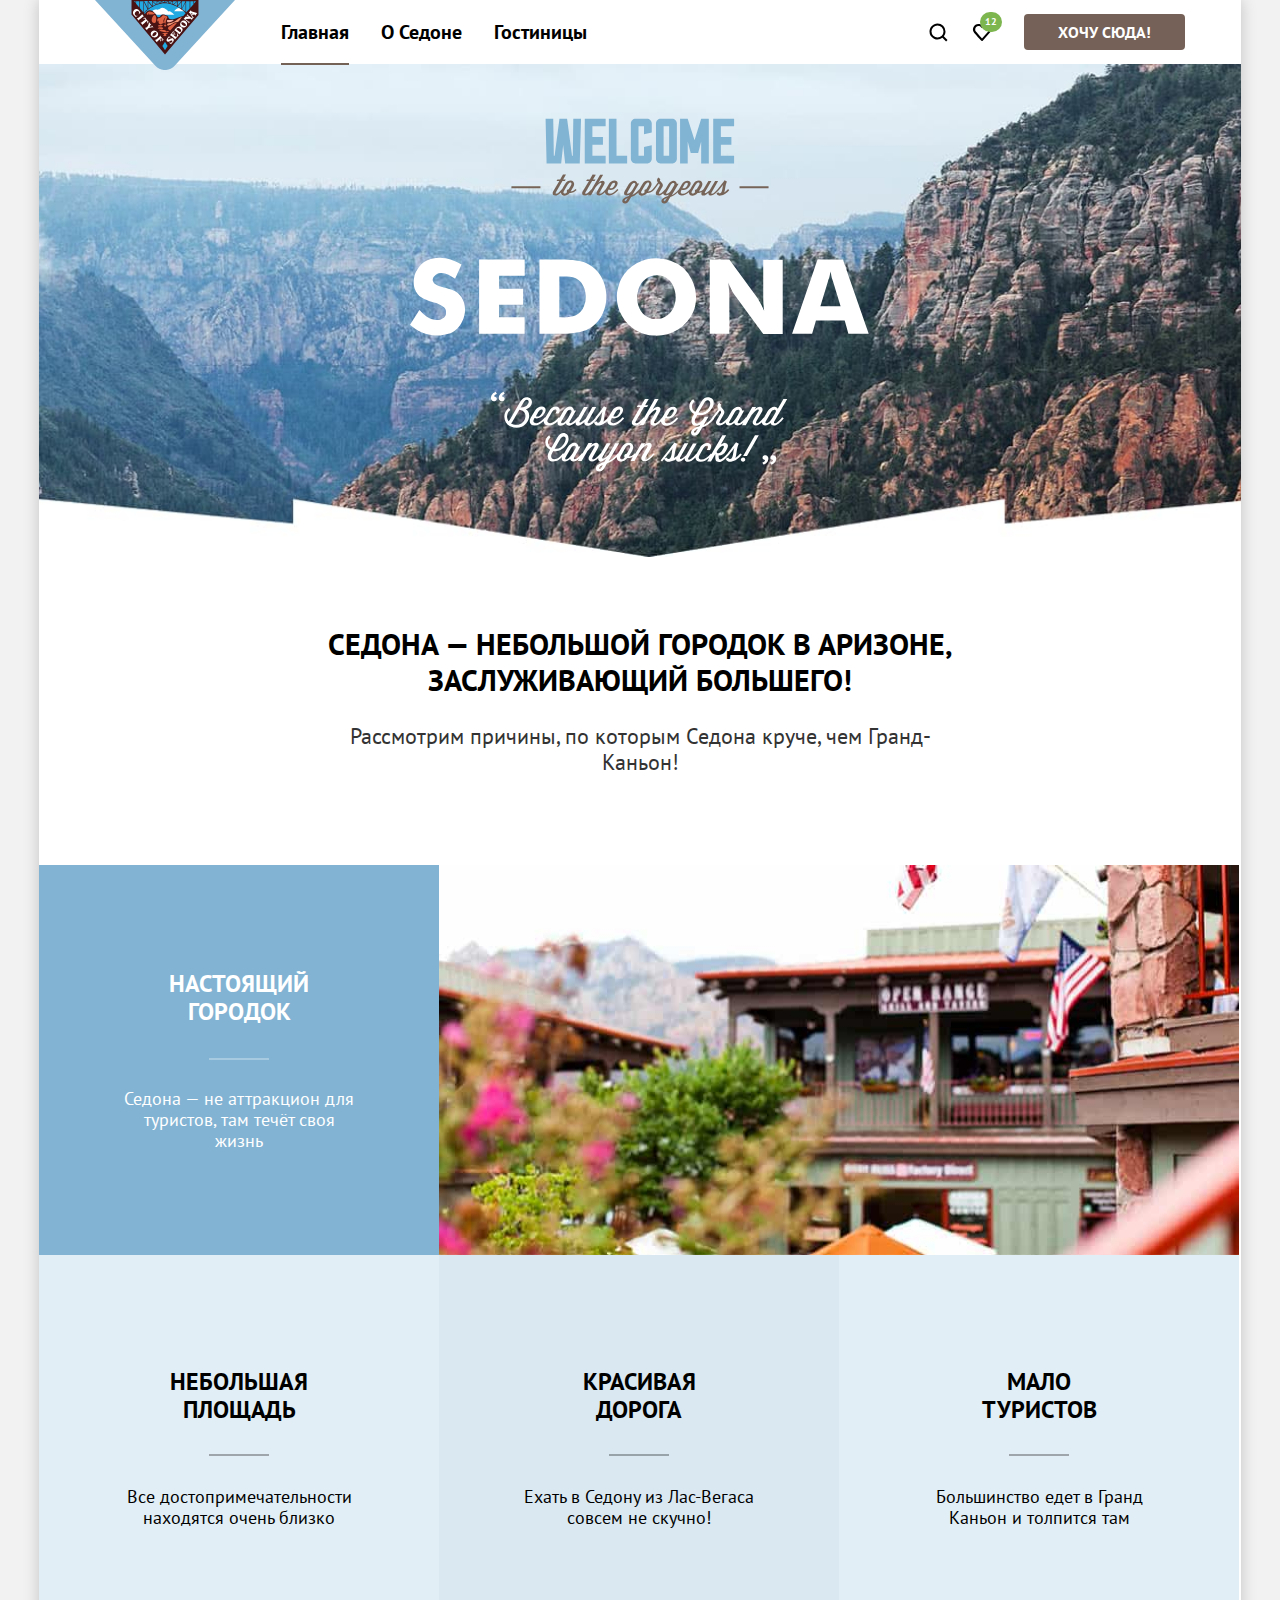
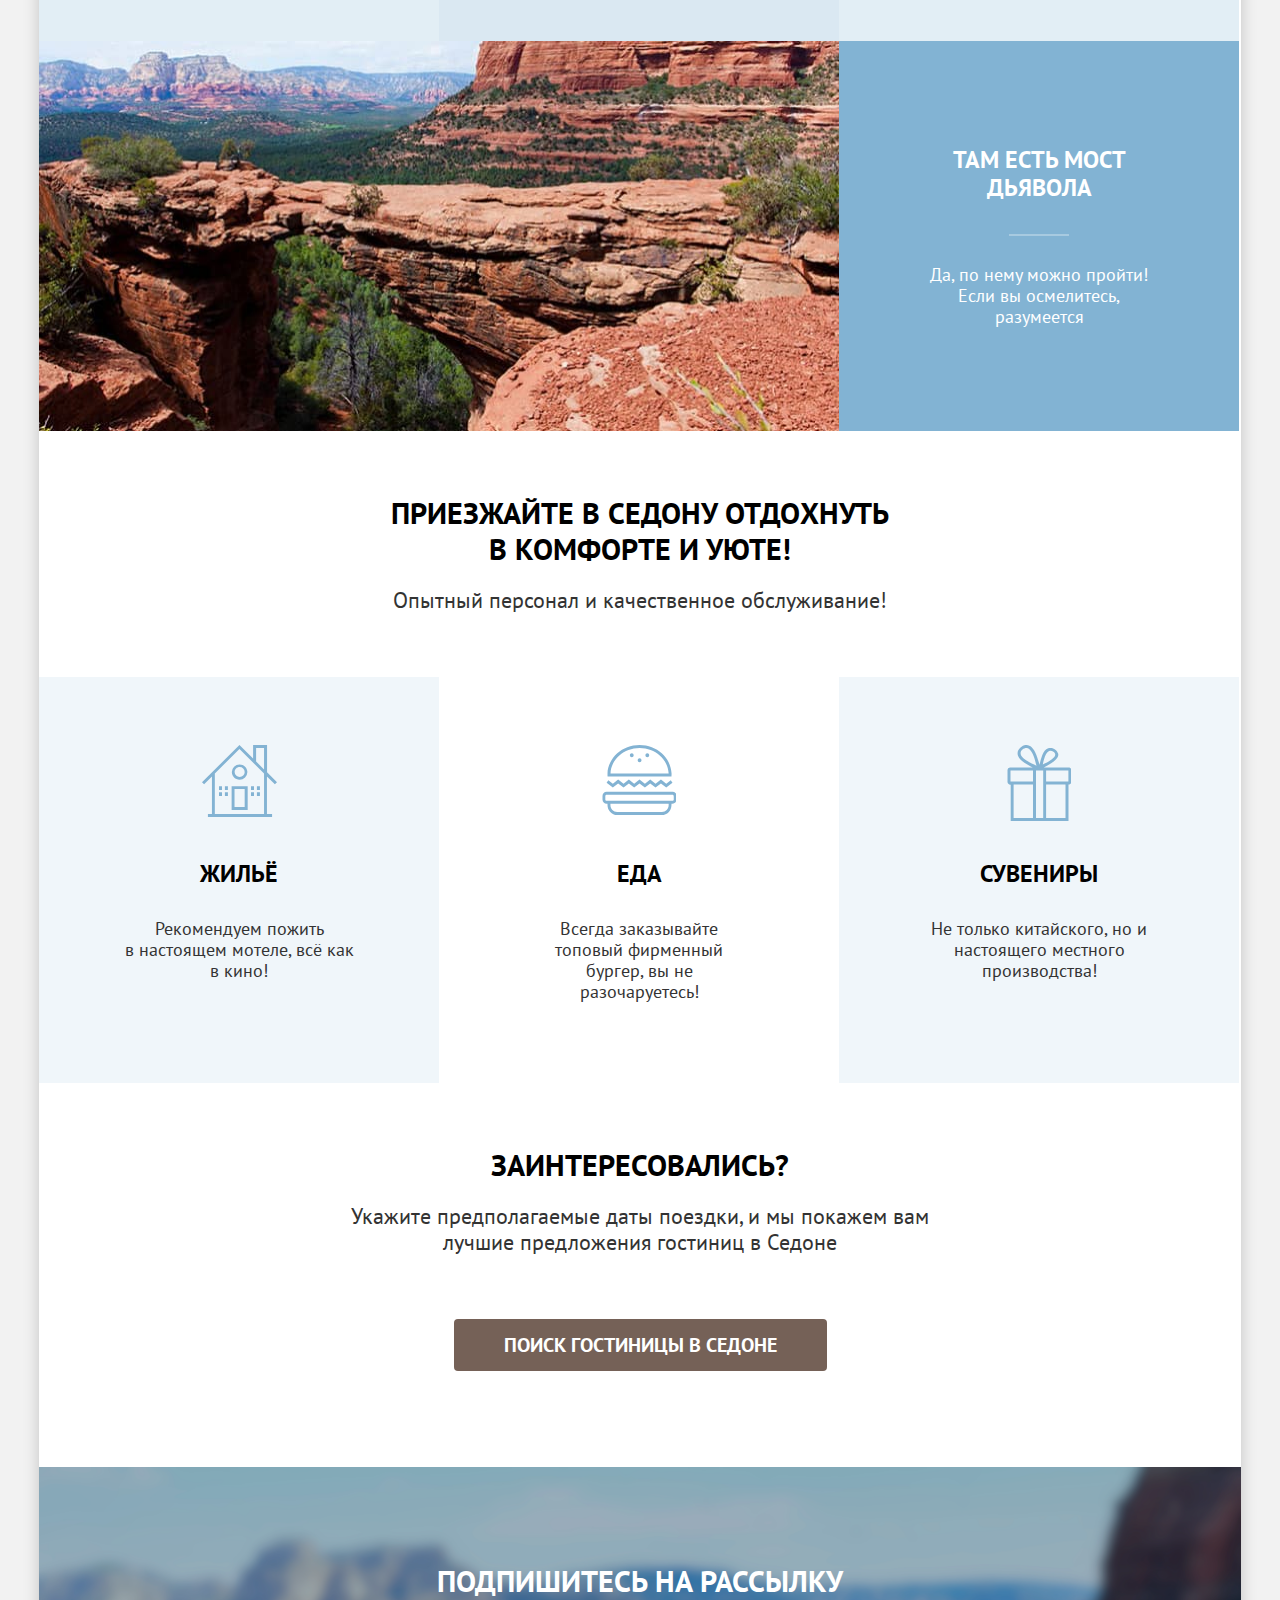
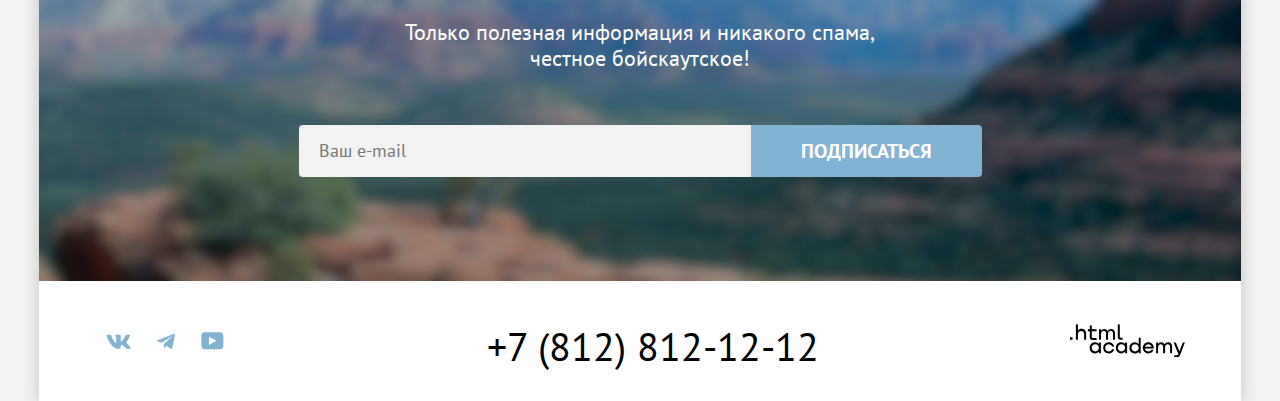
<file: index.html>
<!DOCTYPE html>
<html lang="ru">

<head>
  <meta charset="utf-8">
  <title>Седона - небольшой городок в Аризоне</title>
  <link rel="stylesheet" href="styles/styles.css">
</head>

<body>
  <div class="page-container">
    <header class="page-header" data-test="header">
      <div class="container">
        <nav class="navigation">
          <a class="logo" href="#">
            <img class="logo-image" src="images/icons/logo.svg" width="140" height="70" alt="Логотип">
          </a>
          <ul class="navigation-list">
            <li class="navigation-item">
              <a class="navigation-item-link navigation-link-current">Главная</a>
            </li>
            <li class="navigation-item">
              <a class="navigation-item-link" href="#">О Седоне</a>
            </li>
            <li class="navigation-item">
              <a class="navigation-item-link" href="catalog.html">Гостиницы</a>
            </li>
          </ul>
          <ul class="navigation-user">
            <li class="navigation-user-item">
              <a class="navigation-user-item-link" href="#">
                <svg class="navigation-icon" aria-hidden="true" focusable="false" xmlns="http://www.w3.org/2000/svg"
                  width="20" height="20" viewBox="0 0 20 20" fill="none">
                  <path fill="currentColor"
                    d="m19.5 18-3.7-3.67c1-1.3 1.7-2.98 1.7-4.87a8 8 0 0 0-8-7.96c-4.4 0-8 3.68-8 8.06a8 8 0 0 0 12.9 6.26l3.7 3.68 1.4-1.5Zm-10-2.48a6 6 0 0 1-6-5.96 6 6 0 0 1 12 0 6 6 0 0 1-6 5.96Z" />
                </svg>
                <span class="visually-hidden">Поиск</span>
              </a>
            </li>
            <li class="navigation-user-item">
              <a class="navigation-user-item-link" href="#">
                <svg class="navigation-icon" aria-hidden="true" focusable="false" xmlns="http://www.w3.org/2000/svg"
                  width="20" height="20" fill="none" viewBox="0 0 20 20">
                  <path fill="currentColor"
                    d="M9.9 19a.9.9 0 0 1-.8-.4c-5.4-6.1-6.7-7.5-7-7.9A5.4 5.4 0 0 1 6.5 2C7.8 2 9 2.5 10 3.3a5.46 5.46 0 0 1 9 4.1c0 1.3-.5 2.5-1.3 3.4l-7 7.9c-.2.2-.4.3-.8.3Zm-6-9.5c.3.4 3.5 4 6.1 6.9l6.2-7c.5-.5.7-1.2.7-2 0-1.8-1.5-3.3-3.3-3.3-1 0-2 .5-2.7 1.3-.3.3-.6.4-.9.4-.3 0-.6-.2-.8-.4-.7-.8-1.7-1.3-2.7-1.3-1.8 0-3.3 1.5-3.3 3.3-.1.9.3 1.6.7 2.1-.1 0-.1 0 0 0Z" />
                </svg>
                <span class="visually-hidden">Избранное</span>
                <span class="navigation-user-number">12</span>
              </a>
            </li>
            <li class="navigation-user-item">
              <a class="navigation-user-button" href="#">Хочу сюда!</a>
            </li>
          </ul>
        </nav>
      </div>
    </header>
    <main class="page-main" data-test="main">
      <section class="welcome" data-test="hero">
        <h1 class="visually-hidden">Седона</h1>
        <img class="welcome-image" alt="Welcome to the gorgeous Sedona, because the Grand Canyon sucks!"
          src="images/welcome.svg" width="460" height="360">
      </section>
      <section class="description">
        <h2 class="description-title">Седона — небольшой городок в Аризоне, заслуживающий большего!</h2>
        <p class="description-text">Рассмотрим причины, по которым Седона круче, чем Гранд-Каньон!</p>
      </section>
      <section class="advantages" data-test="advantages">
        <div class="advantages-item-w-image">
          <div class="advantages-card-light">
            <p class="advantages-title-light">Настоящий городок</p>
            <p class="advantages-text-light">Седона — не аттракцион для туристов, там течёт своя жизнь</p>
          </div>
          <img class="advantages-image" alt="Домик в европейской деревне" src="images/advantages-1.jpg" width="800"
            height="390">
        </div>
        <div class="advantages-item">
          <div class="advantages-card">
            <p class="advantages-title">Небольшая площадь</p>
            <p class="advantages-text">Все достопримечательности находятся очень близко</p>
          </div>
        </div>
        <div class="advantages-item">
          <div class="advantages-card">
            <p class="advantages-title">Красивая дорога</p>
            <p class="advantages-text">Ехать в Седону из Лас-Вегаса совсем не скучно!</p>
          </div>
        </div>
        <div class="advantages-item">
          <div class="advantages-card">
            <p class="advantages-title">Мало туристов</p>
            <p class="advantages-text">Большинство едет в Гранд Каньон и толпится там</p>
          </div>
        </div>
        <div class="advantages-item-w-image">
          <img class="advantages-image" alt="Гранд-Каньон" src="images/advantages-2.jpg" width="800" height="390">
          <div class="advantages-card-light">
            <p class="advantages-title-light">Там есть мост дьявола</p>
            <p class="advantages-text-light">Да, по нему можно пройти! Если вы осмелитесь, разумеется</p>
          </div>
        </div>
      </section>
      <h2 class="preview">Приезжайте в Седону отдохнуть в комфорте и уюте!</h2>
      <h3 class="preview-text">Опытный персонал и качественное обслуживание!</h3>
      <section class="benefits" data-test="service">
        <div class="benefits-item">
          <div class="benefits-card benefits-home">
            <p class="benefits-title">Жильё</p>
            <p class="benefits-text">Рекомендуем пожить <br>в настоящем мотеле, всё как в кино!</p>
          </div>
        </div>
        <div class="benefits-item">
          <div class="benefits-card benefits-food">
            <p class="benefits-title">Еда</p>
            <p class="benefits-text">Всегда заказывайте топовый фирменный бургер, вы не разочаруетесь!</p>
          </div>
        </div>
        <div class="benefits-item">
          <div class="benefits-card benefits-souvenirs">
            <p class="benefits-title">Сувениры</p>
            <p class="benefits-text">Не только китайского, но и настоящего местного производства!</p>
          </div>
        </div>
      </section>
      <section class="search-promo">
        <h2 class="visually-hidden">Предложение поиска гостиницы в Седоне</h2>
        <p class="preview-promo">Заинтересовались?</p>
        <p class="preview-text-promo">Укажите предполагаемые даты поездки, и мы покажем вам лучшие предложения гостиниц
          в
          Седоне</p>
        <a class="search-promo-button button" href="modal.html">Поиск гостиницы в Седоне</a>
      </section>
      <section class="subscribe" data-test="subscribe">
        <h2 class="subscribe-news">Подпишитесь на рассылку</h2>
        <p class="subscribe-text">Только полезная информация и никакого спама, честное бойскаутское!</p>
        <form class="subscribe-form" action="https://echo.htmlacademy.ru/" method="post">
          <label class="subscribe-label" for="email-news"></label>
          <input class="subscribe-label-input input" type="email" id="email-news" placeholder="Ваш e-mail" required>
          <button class="button button-light" type="submit">Подписаться</button>
        </form>
      </section>
    </main>
    <footer class="page-footer" data-test="footer">
      <div class="container">
        <div class="social">
          <ul class="social-list">
            <li class="social-item">
              <a class="social-link" target="_blank" href="https://vk.com/htmlacademy"><span
                  class="visually-hidden">VK</span>
                <svg class="social-icon" aria-hidden="true" focusable="false" xmlns="http://www.w3.org/2000/svg"
                  width="25" height="15" viewBox="0 0 25 15" fill="inherit">
                  <path fill="inherit" fill-rule="evenodd"
                    d="M24.12 1.8c.16-.54 0-.94-.8-.94H20.7c-.67 0-.98.34-1.15.73 0 0-1.33 3.2-3.22 5.27-.61.6-.9.8-1.23.8-.16 0-.41-.2-.41-.75v-5.1c0-.66-.19-.95-.74-.95H9.82c-.42 0-.67.3-.67.59 0 .62.95.76 1.04 2.51v3.8c0 .83-.15.98-.48.98-.9 0-3.06-3.2-4.34-6.88-.25-.72-.5-1-1.18-1H1.57c-.75 0-.9.34-.9.73 0 .68.89 4.07 4.14 8.55 2.17 3.06 5.23 4.72 8 4.72 1.68 0 1.88-.37 1.88-1v-2.32c0-.74.16-.88.7-.88.38 0 1.05.19 2.6 1.66 1.79 1.75 2.08 2.54 3.08 2.54h2.63c.75 0 1.12-.37.9-1.1-.23-.72-1.08-1.77-2.2-3.02-.62-.71-1.54-1.48-1.82-1.86-.39-.5-.28-.71 0-1.15 0 0 3.2-4.42 3.54-5.93Z"
                    clip-rule="evenodd" />
                </svg>
              </a>
            </li>
            <li class="social-item">
              <a class="social-link" target="_blank" href="https://t.me/htmlacademy"><span
                  class="visually-hidden">TG</span>
                <svg class="social-icon" aria-hidden="true" focusable="false" xmlns="http://www.w3.org/2000/svg"
                  width="18" height="16" viewBox="0 0 18 16" fill="none">
                  <path fill="inherit"
                    d="M16.79.96.84 7.1c-1.09.44-1.08 1.05-.2 1.32l4.1 1.28 9.47-5.98c.44-.27.85-.13.52.17l-7.68 6.93-.28 4.22c.41 0 .6-.2.83-.41l1.99-1.94 4.13 3.06c.77.42 1.31.2 1.5-.71l2.72-12.8c.28-1.1-.43-1.61-1.16-1.28Z" />
                </svg>
              </a>
            </li>
            <li class="social-item">
              <a class="social-link" target="_blank" href="https://www.youtube.com/user/htmlacademyru"><span
                  class="visually-hidden">YT</span>
                <svg class="social-icon" aria-hidden="true" focusable="false" xmlns="http://www.w3.org/2000/svg"
                  width="23" height="18" viewBox="0 0 23 18" fill="none">
                  <path fill="inherit"
                    d="M18.94.36H3.51C1.65.36.33 1.95.33 3.76v10.09c0 1.91 1.32 3.5 3.18 3.5h15.65c1.64 0 3.17-1.59 3.17-3.4V3.76c-.22-1.8-1.53-3.4-3.39-3.4ZM7.99 12.89V4.82l7.34 4.04-7.34 4.03Z" />
                </svg>
              </a>
            </li>
          </ul>
          <a class="footer-contacts" href="tel:+78128121212">+7 (812) 812-12-12</a>
          <a class="address-link" target="_blank" href="https://htmlacademy.ru/intensive/htmlcss">
            <span class="visually-hidden">Сайт разработчика</span><svg class="address-link-image" aria-hidden="true"
              focusable="false" xmlns="http://www.w3.org/2000/svg" width="115" height="34" viewBox="0 0 115 34"
              fill="inherit">
              <g fill="inherit" clip-path="url(#a)">
                <path
                  d="M0 13.26v2.6h2.5v-2.6H0ZM11.6 4.86c-1.6 0-2.8.7-3.6 1.7h-.1V.36h-2v15.5h2v-5.3c0-2.1 1.3-3.6 3.3-3.6 1.8 0 2.9 1.4 2.9 3.2v5.7h2v-6.1c.1-3-1.8-4.9-4.5-4.9ZM26.6 5.16h-4.8v-3.7h-2v3.8h-1.9v2h1.9v6c0 1.7 1 2.7 2.7 2.7h4.1v-2h-3.7c-.7 0-1.1-.4-1.1-1.1v-5.7h4.8v-2ZM41.1 4.96c-1.6 0-2.9.8-3.5 2.1h-.1c-.6-1.2-1.8-2.1-3.4-2.1-1.4 0-2.5.8-3.1 1.8h-.1v-1.6H29v10.6h2v-5.4c0-2 1-3.5 2.6-3.5 1.5 0 2.4 1 2.4 2.6v6.3h2v-5.6c0-2.4 1.4-3.3 2.6-3.3 1.5 0 2.4 1 2.4 2.6v6.3h2v-6.5c.1-2.5-1.4-4.3-3.9-4.3ZM47.8 13.06c0 1.7 1 2.7 2.8 2.7h2v-2h-1.7c-.7 0-1.1-.4-1.1-1.1V.36h-2v12.7ZM28.9 20.06c-.9-1.1-2.2-1.8-3.9-1.8-3.1 0-5.4 2.3-5.4 5.6s2.3 5.6 5.4 5.6c1.8 0 3-.8 3.8-1.9h.1v1.6h2v-10.6h-2v1.5Zm-3.6 7.4c-2.2 0-3.6-1.6-3.6-3.6s1.4-3.6 3.6-3.6 3.6 1.6 3.6 3.6c0 1.9-1.4 3.6-3.6 3.6ZM44.2 22.36c-.5-2.4-2.6-4.1-5.4-4.1a5.4 5.4 0 0 0-5.6 5.6c0 3.1 2.2 5.6 5.6 5.6 2.8 0 4.9-1.8 5.4-4.2h-2.1a3.4 3.4 0 0 1-3.3 2.3c-2.2 0-3.6-1.6-3.6-3.6s1.4-3.6 3.6-3.6c1.6 0 2.8 1 3.3 2.2h2.1v-.2ZM55.1 20.06c-.9-1.1-2.2-1.8-3.9-1.8-3.1 0-5.4 2.3-5.4 5.6s2.3 5.6 5.4 5.6c1.8 0 3-.8 3.8-1.9h.1v1.6h2v-10.6h-2v1.5Zm-3.6 7.4c-2.2 0-3.6-1.6-3.6-3.6s1.4-3.6 3.6-3.6 3.6 1.6 3.6 3.6c0 1.9-1.5 3.6-3.6 3.6ZM68.7 20.16c-.9-1.1-2.2-1.9-3.9-1.9-3.1 0-5.4 2.3-5.4 5.6s2.2 5.6 5.4 5.6c1.7 0 3-.8 3.8-1.8h.1v1.5h2v-15.4h-2v6.4Zm-3.6 7.3c-2.2 0-3.6-1.6-3.6-3.6s1.4-3.6 3.6-3.6 3.6 1.6 3.6 3.6c-.1 2-1.5 3.6-3.6 3.6ZM78.3 18.26c-3.3 0-5.5 2.5-5.5 5.6 0 3 2.1 5.6 5.5 5.6 2.5 0 4.5-1.3 5.2-3.6h-2.1c-.5 1-1.6 1.6-3 1.6-1.9 0-3.3-1.3-3.4-2.9h8.8c.2-3.6-2-6.3-5.5-6.3Zm0 1.9c1.7 0 3 1 3.3 2.6h-6.5c.3-1.5 1.5-2.6 3.2-2.6ZM98.2 18.26c-1.6 0-2.9.8-3.6 2h-.1c-.6-1.2-1.8-2-3.4-2-1.4 0-2.5.7-3.1 1.8v-1.5h-1.9v10.6h2v-5.4c0-2 1-3.4 2.6-3.5 1.5 0 2.4 1 2.4 2.6v6.3h2v-5.6c0-2.4 1.4-3.3 2.6-3.3 1.5 0 2.4 1 2.4 2.6v6.3h2v-6.5c.1-2.6-1.4-4.4-3.9-4.4ZM109.4 27.36l-3.6-8.9h-2.2l4.8 11.6c-.3.9-.7 1.2-1.7 1.2h-2.5v2h2.5c1.8 0 2.8-.8 3.5-2.6l4.7-12.2h-2.1l-3.4 8.9Z" />
              </g>
              <defs>
                <clipPath id="a">
                  <path fill="#fff" d="M0 .36h115v33H0z" />
                </clipPath>
              </defs>
            </svg>
          </a>
        </div>
      </div>
    </footer>
    <div class="modal-container modal-container-close">
      <div class="modal-search">
        <h1 class="modal-h-one">Поиск гостиницы в Седоне</h1>
        <button class="modal-close-button">
          <span class="visually-hidden">Закрыть модальное окно</span>
          <svg xmlns="http://www.w3.org/2000/svg" class="modal-icon" aria-hidden="true" focusable="false" width="15"
            height="15" fill="none" viewBox="0 0 15 15">
            <path fill="#000"
              d="M14.5 1.78 13.2.5 7.49 6.2 1.79.5.48 1.8l5.7 5.7-5.7 5.7 1.3 1.3 5.7-5.7 5.7 5.7 1.3-1.3-5.7-5.7 5.7-5.7Z" />
          </svg>
        </button>
        <form class="modal-form" action="https://echo.htmlacademy.ru/" method="post">
          <label class="modal-label-date-start" for="date-start">Дата заезда:</label>
          <input class="modal-input-date-start" type="text" id="date-start" value="27 апреля 2020" required>
          <svg class="input-start-icon" aria-hidden="true" focusable="false" xmlns="http://www.w3.org/2000/svg"
            width="20" height="20" fill="none" viewBox="0 0 20 20">
            <g fill="#000" opacity=".3">
              <path d="M7.75 12c.3 0 .5-.2.5-.5s-.2-.5-.5-.5-.5.2-.5.5.2.5.5.5Z" />
              <path
                d="M17 4h-2V2h-1v2H6V2H5v2H3c-.6 0-1 .4-1 1v11c0 .5.4 1 1 1h14c.5 0 1-.5 1-1V5c0-.6-.5-1-1-1Zm0 12H3V9h14v7ZM3 8V5h2v2h1V5h8v2h1V5h2v3H3Z" />
              <path
                d="M10 12c.3 0 .5-.2.5-.5s-.2-.5-.5-.5-.5.2-.5.5.2.5.5.5ZM12.25 12c.3 0 .5-.2.5-.5s-.2-.5-.5-.5-.5.2-.5.5.2.5.5.5ZM7.75 13c-.3 0-.5.2-.5.5s.2.5.5.5.5-.2.5-.5-.2-.5-.5-.5ZM5.5 12c.3 0 .5-.2.5-.5s-.2-.5-.5-.5-.5.2-.5.5.2.5.5.5ZM5.5 13c-.3 0-.5.2-.5.5s.2.5.5.5.5-.2.5-.5-.2-.5-.5-.5ZM10 13c-.3 0-.5.2-.5.5s.2.5.5.5.5-.2.5-.5-.2-.5-.5-.5ZM12.25 13c-.3 0-.5.2-.5.5s.2.5.5.5.5-.2.5-.5-.2-.5-.5-.5ZM14.5 12c.3 0 .5-.2.5-.5s-.2-.5-.5-.5-.5.2-.5.5.2.5.5.5ZM14.5 13c-.3 0-.5.2-.5.5s.2.5.5.5.5-.2.5-.5-.2-.5-.5-.5Z" />
            </g>
          </svg>
          <span class="modal-error-date-start">Мы не можем отправить вас в прошлое.</span>
          <label class="modal-label-date-end" for="date-end">Дата выезда:</label>
          <input class="modal-input-date-end" id="date-end" type="text" value="1 сентября 2023" required>
          <svg class="input-end-icon" aria-hidden="true" focusable="false" xmlns="http://www.w3.org/2000/svg" width="20"
            height="20" fill="none" viewBox="0 0 20 20">
            <g fill="#000" opacity=".3">
              <path d="M7.75 12c.3 0 .5-.2.5-.5s-.2-.5-.5-.5-.5.2-.5.5.2.5.5.5Z" />
              <path
                d="M17 4h-2V2h-1v2H6V2H5v2H3c-.6 0-1 .4-1 1v11c0 .5.4 1 1 1h14c.5 0 1-.5 1-1V5c0-.6-.5-1-1-1Zm0 12H3V9h14v7ZM3 8V5h2v2h1V5h8v2h1V5h2v3H3Z" />
              <path
                d="M10 12c.3 0 .5-.2.5-.5s-.2-.5-.5-.5-.5.2-.5.5.2.5.5.5ZM12.25 12c.3 0 .5-.2.5-.5s-.2-.5-.5-.5-.5.2-.5.5.2.5.5.5ZM7.75 13c-.3 0-.5.2-.5.5s.2.5.5.5.5-.2.5-.5-.2-.5-.5-.5ZM5.5 12c.3 0 .5-.2.5-.5s-.2-.5-.5-.5-.5.2-.5.5.2.5.5.5ZM5.5 13c-.3 0-.5.2-.5.5s.2.5.5.5.5-.2.5-.5-.2-.5-.5-.5ZM10 13c-.3 0-.5.2-.5.5s.2.5.5.5.5-.2.5-.5-.2-.5-.5-.5ZM12.25 13c-.3 0-.5.2-.5.5s.2.5.5.5.5-.2.5-.5-.2-.5-.5-.5ZM14.5 12c.3 0 .5-.2.5-.5s-.2-.5-.5-.5-.5.2-.5.5.2.5.5.5ZM14.5 13c-.3 0-.5.2-.5.5s.2.5.5.5.5-.2.5-.5-.2-.5-.5-.5Z" />
            </g>
          </svg>
          <span class="modal-error-date-end">На эти даты есть свободные номера. Пока есть.</span>
          <label class="modal-label-count-adults" for="count-adults">Взрослые:</label>
          <button class="modal-button-adults-minus" type="button"><svg class="count-adults-icon-minus"
              aria-hidden="true" focusable="false" xmlns="http://www.w3.org/2000/svg" width="20" height="20"
              fill="currentColor" viewBox="0 0 20 20">
              <path fill="currentColor" fill-opacity="inherit" d="M3 9v2h14V9H3Z" />
            </svg></button>
          <button class="modal-button-adults-plus" type="button"><svg class="count-adults-icon-plus" aria-hidden="true"
              focusable="false" xmlns="http://www.w3.org/2000/svg" width="20" height="20" fill="currentColor"
              viewBox="0 0 20 20">
              <path fill="currentColor" fill-opacity="inherit" d="M17 9h-6V3H9v6H3v2h6v6h2v-6h6V9Z" />
            </svg></button>
          <input class="modal-input-count-adults" type="number" id="count-adults" value="2">
          <label class="modal-label-count-children" for="count-children">Дети:</label>
          <span class="modal-tooltip">
            <button class="tooltip-toggle" type="button" aria-labelledby="tooltip-label-date">
              <svg class="tooltip-icon" aria-hidden="true" focusable="false" xmlns="http://www.w3.org/2000/svg"
                width="20" height="20" fill="none" viewBox="0 0 20 20">
                <path fill="#fff" fill-rule="evenodd" d="M9 4h2v2H9V4Zm2 12H9V7h2v9Z" clip-rule="evenodd" />
              </svg>
            </button>
            <span class="tooltip-text" role="tooltip" id="tooltip-label-date">Укажите количество детей, которые будут с
              вами, возраст которых от 6 до 18 лет. Дети до 6 лет размещаются бесплатно.</span>
          </span>
          <button class="modal-button-children-minus" type="button"><svg class="count-children-icon-minus"
              aria-hidden="true" focusable="false" xmlns="http://www.w3.org/2000/svg" width="20" height="20"
              fill="currentColor" viewBox="0 0 20 20">
              <path fill="currentColor" fill-opacity="inherit" d="M3 9v2h14V9H3Z" />
            </svg></button>
          <button class="modal-button-children-plus" type="button"><svg class="count-children-icon-plus"
              aria-hidden="true" focusable="false" xmlns="http://www.w3.org/2000/svg" width="20" height="20"
              fill="currentColor" viewBox="0 0 20 20">
              <path fill="currentColor" fill-opacity="inherit" d="M17 9h-6V3H9v6H3v2h6v6h2v-6h6V9Z" />
            </svg></button>
          <input class="modal-input-count-children" id="count-children" type="number" value="2">
          <button class="modal-button-search" type="submit">Найти</button>
        </form>
      </div>
    </div>
  </div>
</body>

</html>
</file>
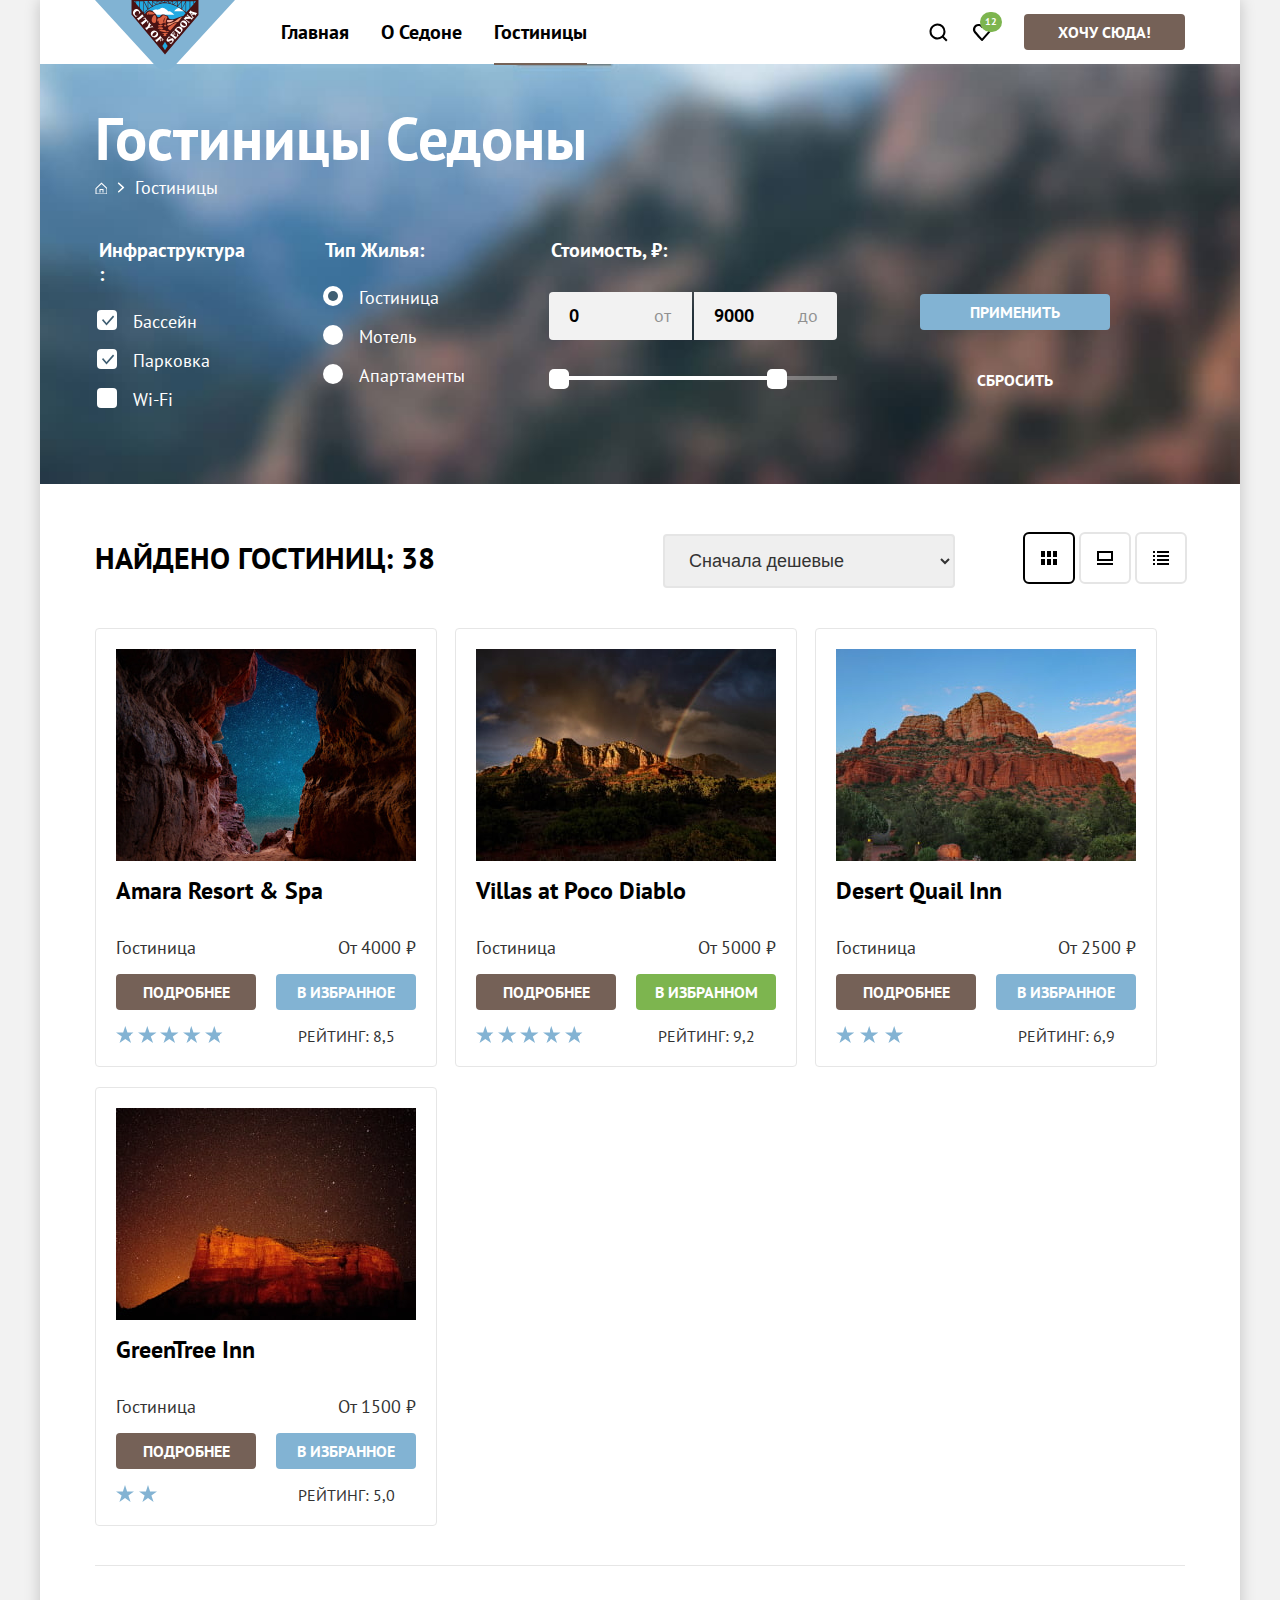
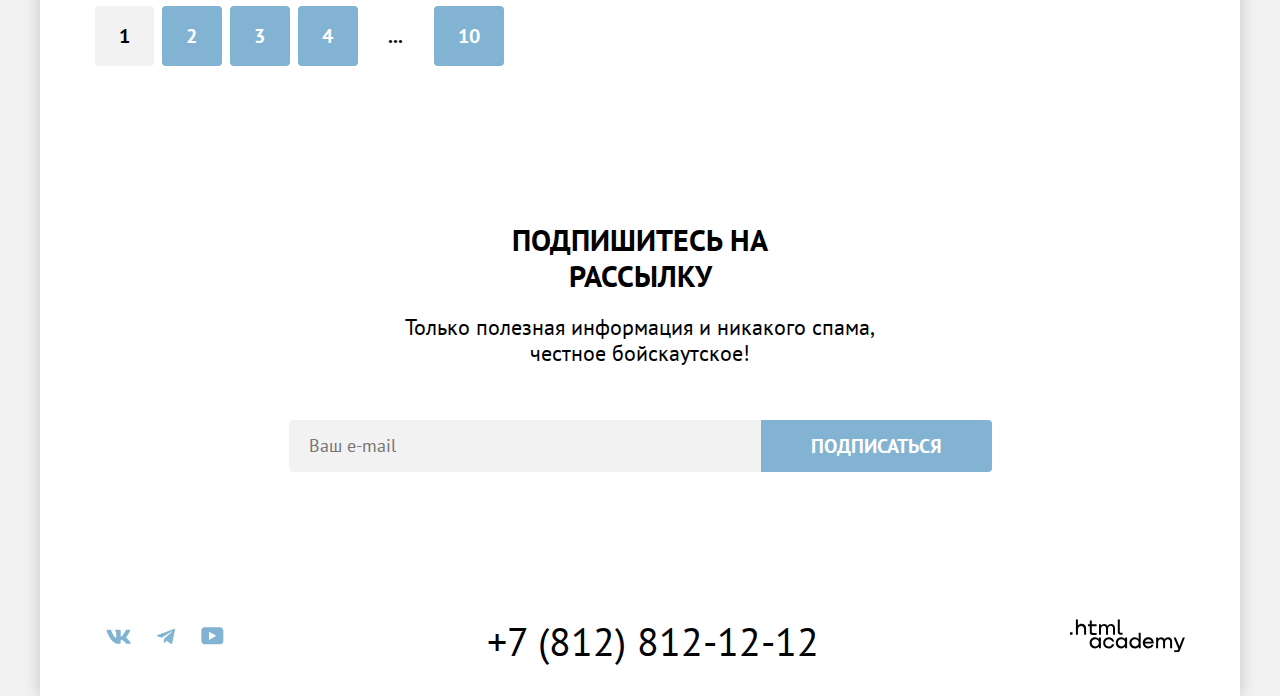
<file: catalog.html>
<!DOCTYPE html>
<html lang="ru">

<head>
  <meta charset="utf-8">
  <title>Гостиницы в Седоне</title>
  <link rel="stylesheet" href="styles/styles.css">
</head>

<body>
  <div class="page-container">
    <header class="page-header">
      <div class="container">
        <nav class="navigation">
          <a class="logo" href="index.html">
            <img class="logo-image" src="images/icons/logo.svg" width="140" height="70" alt="Логотип">
          </a>
          <ul class="navigation-list">
            <li class="navigation-item">
              <a class="navigation-item-link" href="index.html">Главная</a>
            </li>
            <li class="navigation-item">
              <a class="navigation-item-link" href="#">О Седоне</a>
            </li>
            <li class="navigation-item">
              <a class="navigation-item-link navigation-link-current" href="#">Гостиницы</a>
            </li>
          </ul>
          <ul class="navigation-user">
            <li class="navigation-user-item">
              <a class="navigation-user-item-link" href="#">
                <svg class="navigation-icon" aria-hidden="true" focusable="false" xmlns="http://www.w3.org/2000/svg"
                  width="20" height="20" viewBox="0 0 20 20" fill="none">
                  <path fill="currentColor"
                    d="m19.5 18-3.7-3.67c1-1.3 1.7-2.98 1.7-4.87a8 8 0 0 0-8-7.96c-4.4 0-8 3.68-8 8.06a8 8 0 0 0 12.9 6.26l3.7 3.68 1.4-1.5Zm-10-2.48a6 6 0 0 1-6-5.96 6 6 0 0 1 12 0 6 6 0 0 1-6 5.96Z" />
                </svg>
                <span class="visually-hidden">Поиск</span>
              </a>
            </li>
            <li class="navigation-user-item ">
              <a class="navigation-user-item-link" href="#">
                <svg class="navigation-icon" aria-hidden="true" focusable="false" xmlns="http://www.w3.org/2000/svg"
                  width="20" height="20" fill="none" viewBox="0 0 20 20">
                  <path fill="currentColor"
                    d="M9.9 19a.9.9 0 0 1-.8-.4c-5.4-6.1-6.7-7.5-7-7.9A5.4 5.4 0 0 1 6.5 2C7.8 2 9 2.5 10 3.3a5.46 5.46 0 0 1 9 4.1c0 1.3-.5 2.5-1.3 3.4l-7 7.9c-.2.2-.4.3-.8.3Zm-6-9.5c.3.4 3.5 4 6.1 6.9l6.2-7c.5-.5.7-1.2.7-2 0-1.8-1.5-3.3-3.3-3.3-1 0-2 .5-2.7 1.3-.3.3-.6.4-.9.4-.3 0-.6-.2-.8-.4-.7-.8-1.7-1.3-2.7-1.3-1.8 0-3.3 1.5-3.3 3.3-.1.9.3 1.6.7 2.1-.1 0-.1 0 0 0Z" />
                </svg>
                <span class="visually-hidden">Избранное</span>
                <span class="navigation-user-number">12</span>
              </a>
            </li>
            <li class="navigation-user-item">
              <a class="navigation-user-button" href="#">Хочу сюда!</a>
            </li>
          </ul>
        </nav>
      </div>
    </header>
    <main class="page-main">
      <section class="row">
        <div class="container">
          <h1 class="row-h-first">Гостиницы Седоны</h1>
          <div class="breadcrumbs">
            <ol class="breadcrumbs-list">
              <li class="breadcrumbs-item">
                <a class="breadcrumbs-child" href="index.html"><svg class="breadcrumbs-home-svg" aria-hidden="true"
                    focusable="false" xmlns="http://www.w3.org/2000/svg" width="12" height="12" viewBox="0 0 12 12"
                    fill="none">
                    <path fill="#fff" d="m6.5.5-6 5.8v6.2h12V6.3L6.5.5Zm5 11h-10V6.7l5-4.8 5 4.8v4.8Z" />
                    <path fill="#fff" d="M4.5 10.5h1V8h2v2.5h1V7h-4v3.5Z" />
                  </svg> </a>
              </li>
              <li class="breadcrumbs-item">
                <a class="breadcrumbs-child">Гостиницы</a>
              </li>
            </ol>
          </div>
          <form class="row-form" action="https://echo.htmlacademy.ru/" method="post" data-test="filter">
            <fieldset class="row-group">
              <legend class="row-group-name">Инфраструктура:</legend>
              <ul class="checkbox">
                <li class="checkbox-item">
                  <label class="checkbox-label">
                    <input class="visually-hidden checkbox-input" type="checkbox" name="pool" checked>
                    <span class="checkbox-mark"></span>
                    <span class="checkbox-name">Бассейн</span>
                  </label>
                </li>
                <li class="checkbox-item">
                  <label class="checkbox-label">
                    <input class="visually-hidden checkbox-input" type="checkbox" name="parking" checked>
                    <span class="checkbox-mark"></span>
                    <span class="checkbox-name">Парковка</span>
                  </label>
                </li>
                <li class="checkbox-item">
                  <label class="checkbox-label">
                    <input class="visually-hidden checkbox-input" type="checkbox" name="Wi-Fi">
                    <span class="checkbox-mark"></span>
                    <span class="checkbox-name">Wi-Fi</span>
                  </label>
                </li>
              </ul>
            </fieldset>
            <fieldset class="row-group">
              <legend class="row-group-name">Тип Жилья:</legend>
              <ul class="checkbox">
                <li class="checkbox-item">
                  <label class="checkbox-label">
                    <input class="visually-hidden checkbox-input" type="radio" name="type-room" value="hotel" checked>
                    <span class="checkbox-mark"></span>
                    <span class="checkbox-name">Гостиница</span>
                  </label>
                </li>
                <li class="checkbox-item">
                  <label class="checkbox-label">
                    <input class="visually-hidden checkbox-input" type="radio" name="type-room" value="motel">
                    <span class="checkbox-mark"></span>
                    <span class="checkbox-name">Мотель</span>
                  </label>
                </li>
                <li class="checkbox-item">
                  <label class="checkbox-label">
                    <input class="visually-hidden checkbox-input" type="radio" name="type-room" value="apartments">
                    <span class="checkbox-mark"></span>
                    <span class="checkbox-name">Апартаменты</span>
                  </label>
                </li>
              </ul>
            </fieldset>
            <fieldset class="price">
              <legend class="row-group-name">Стоимость, ₽:</legend>
              <div class="range-input-wrapper">
                <label class="price-label-left" for="range-input-left">от</label>
                <input class="price-input-left input" id="range-input-left" type="number" name="range" value="0">
                <label class="price-label-right" for="range-input-right">до</label>
                <input class="price-input-right input" id="range-input-right" type="number" name="range" value="9000">
              </div>
              <div class="range-content">
                <div class="range-slider">
                  <button class="range-button button-min" type="button" style="bottom: -9px">
                    <span class="visually-hidden">Изменить минимальную стоимость</span>
                  </button>
                  <button class="range-button button-max" type="button" style="right: 50px; bottom: -9px">
                    <span class="visually-hidden">Изменить максимальную стоимость</span>
                  </button>
                </div>
              </div>
            </fieldset>
            <div class="price-button">
              <button class="button button-apply" type="submit">Применить</button>
              <button class="button button-reset" type="reset">Сбросить</button>
            </div>
          </form>
        </div>
      </section>
      <section class="catalog" data-test="catalog">
        <div class="container">
          <div class="catalog-header">
            <h2 class="search-result">Найдено гостиниц: 38</h2>
            <select class="select" aria-label="Сортировка">
              <option value="cheap">Сначала дешевые</option>
              <option value="expensive">Сначала дорогие</option>
              <option value="popular">Сначала популярные</option>
            </select>
            <div class="select-view">
              <a class="button-view button-dark" href="catalog.html?view=tile"><span class="visually-hidden">из 6-ти
                  карточек</span>
                <svg class="view-icon view-icon-current" aria-hidden="true" focusable="false"
                  xmlns="http://www.w3.org/2000/svg" width="16" height="14" stroke="inherit" fill="none"
                  viewBox="0 0 16 14">
                  <path fill="#000"
                    d="M4 0H0v6h4V0ZM16 0h-4v6h4V0ZM10 0H6v6h4V0ZM4 8H0v6h4V8ZM16 8h-4v6h4V8ZM10 8H6v6h4V8Z" />
                </svg>
              </a>
              <a class="button-view" href="catalog.html?view=card"><span class="visually-hidden">Таблица из 1-ой
                  карточки</span>
                <svg class="view-icon" aria-hidden="true" focusable="false" xmlns="http://www.w3.org/2000/svg"
                  width="16" height="14" fill="none" viewBox="0 0 16 14">
                  <path fill="#000" d="M16 12H0v2h16v-2ZM14 2v6H2V2h12Zm2-2H0v10h16V0Z" />
                </svg>
              </a>
              <a class="button-view" href="catalog.html?view=list"><span class="visually-hidden">Показать списком</span>
                <svg class="view-icon" aria-hidden="true" focusable="false" xmlns="http://www.w3.org/2000/svg"
                  width="16" height="14" fill="none" viewBox="0 0 16 14">
                  <path fill="#000"
                    d="M2 0H0v2h2V0ZM16 0H4v2h12V0ZM2 4H0v2h2V4ZM16 4H4v2h12V4ZM2 8H0v2h2V8ZM16 8H4v2h12V8ZM2 12H0v2h2v-2ZM16 12H4v2h12v-2Z" />
                </svg>
              </a>
            </div>
          </div>
          <ul class="catalog-list">
            <li class="catalog-item">
              <a class="catalog-link-image" href="#">
                <img class="catalog-image" alt="Гостиница в ущелье" src="images/hotel-1.jpg" width="300" height="212">
              </a>
              <a class="catalog-link-name">
                <h3 class="catalog-name">Amara Resort & Spa</h3>
              </a>
              <p class="catalog-type">Гостиница</p>
              <p class="catalog-price">От 4000 ₽</p>
              <a class="button-card-more button" href="#">Подробнее</a>
              <button class="button button-card" type="button">В избранное</button>
              <div class="card-stars four-stars">
                <span class="visually-hidden">4 звезды</span>
              </div>
              <p class="catalog-rating-text">Рейтинг: 8,5</p>
            </li>
            <li class="catalog-item">
              <a class="catalog-link-image" href="#">
                <img class="catalog-image" alt="Гостиница на склоне" src="images/hotel-2.jpg" width="300" height="212">
              </a>
              <a class="catalog-link-name">
                <h3 class="catalog-name">Villas at Poco Diablo</h3>
              </a>
              <p class="catalog-type">Гостиница</p>
              <p class="catalog-price">От 5000 ₽</p>
              <a class="button-card-more button" href="#">Подробнее</a>
              <button class="button button-card button-card-liked" type="button">В избранном</button>
              <div class="card-stars four-stars">
                <span class="visually-hidden">4 звезды</span>
              </div>
              <p class="catalog-rating-text">Рейтинг: 9,2</p>
            </li>
            <li class="catalog-item">
              <a class="catalog-link-image" href="#">
                <img class="catalog-image" alt="Гостиница в горах" src="images/hotel-3.jpg" width="300" height="212">
              </a>
              <a class="catalog-link-name">
                <h3 class="catalog-name">Desert Quail Inn</h3>
              </a>
              <p class="catalog-type">Гостиница</p>
              <p class="catalog-price">От 2500 ₽</p>
              <a class="button-card-more button" href="#">Подробнее</a>
              <button class="button button-card" type="button">В избранное</button>
              <div class="card-stars three-stars">
                <span class="visually-hidden">3 звезды</span>
              </div>
              <p class="catalog-rating-text">Рейтинг: 6,9</p>
            </li>
            <li class="catalog-item">
              <a class="catalog-link-image" href="#">
                <img class="catalog-image" alt="Гостиница в ущелье" src="images/hotel-4.jpg" width="300" height="212">
              </a>
              <a class="catalog-link-name">
                <h3 class="catalog-name">GreenTree Inn</h3>
              </a>
              <p class="catalog-type">Гостиница</p>
              <p class="catalog-price">От 1500 ₽</p>
              <a class="button-card-more button" href="#">Подробнее</a>
              <button class="button button-card" type="button">В избранное</button>
              <div class="card-stars two-stars">
                <span class="visually-hidden">2 звезды</span>
              </div>
              <p class="catalog-rating-text">Рейтинг: 5,0</p>
            </li>
          </ul>
          <div class="pagination">
            <ul class="pagination-list">
              <li class="pagination-item-active">
                <a class="pagination-link-active">1</a>
              </li>
              <li class="pagination-item">
                <a class="pagination-link" href="#">2</a>
              </li>
              <li class="pagination-item">
                <a class="pagination-link" href="#">3</a>
              </li>
              <li class="pagination-item">
                <a class="pagination-link" href="#">4</a>
              </li>
              <li class="pagination-item-more">
                <a class="pagination-link-more">...</a>
              </li>
              <li class="pagination-item">
                <a class="pagination-link" href="#">10</a>
              </li>
            </ul>
          </div>
        </div>
      </section>
      <section class="subscribe-light" data-test="subscribe">
        <h2 class="subscribe-news-light">Подпишитесь на рассылку</h2>
        <p class="subscribe-text-light">Только полезная информация и никакого спама, честное бойскаутское!</p>
        <form class="subscribe-form" action="https://echo.htmlacademy.ru/" method="post">
          <label class="subscribe-label" for="email-news"></label>
          <input class="subscribe-input-light input" type="email" id="email-news" placeholder="Ваш e-mail" required>
          <button class="button button-light" type="submit">Подписаться</button>
        </form>
      </section>
    </main>
    <footer class="page-footer" data-test="footer">
      <div class="container">
        <div class="social">
          <ul class="social-list">
            <li class="social-item">
              <a class="social-link" target="_blank" href="https://vk.com/htmlacademy"><span
                  class="visually-hidden">VK</span>
                <svg class="social-icon" aria-hidden="true" focusable="false" xmlns="http://www.w3.org/2000/svg"
                  width="25" height="15" viewBox="0 0 25 15" fill="inherit">
                  <path fill="inherit" fill-rule="evenodd"
                    d="M24.12 1.8c.16-.54 0-.94-.8-.94H20.7c-.67 0-.98.34-1.15.73 0 0-1.33 3.2-3.22 5.27-.61.6-.9.8-1.23.8-.16 0-.41-.2-.41-.75v-5.1c0-.66-.19-.95-.74-.95H9.82c-.42 0-.67.3-.67.59 0 .62.95.76 1.04 2.51v3.8c0 .83-.15.98-.48.98-.9 0-3.06-3.2-4.34-6.88-.25-.72-.5-1-1.18-1H1.57c-.75 0-.9.34-.9.73 0 .68.89 4.07 4.14 8.55 2.17 3.06 5.23 4.72 8 4.72 1.68 0 1.88-.37 1.88-1v-2.32c0-.74.16-.88.7-.88.38 0 1.05.19 2.6 1.66 1.79 1.75 2.08 2.54 3.08 2.54h2.63c.75 0 1.12-.37.9-1.1-.23-.72-1.08-1.77-2.2-3.02-.62-.71-1.54-1.48-1.82-1.86-.39-.5-.28-.71 0-1.15 0 0 3.2-4.42 3.54-5.93Z"
                    clip-rule="evenodd" />
                </svg>
              </a>
            </li>
            <li class="social-item">
              <a class="social-link" target="_blank" href="https://t.me/htmlacademy"><span
                  class="visually-hidden">TG</span>
                <svg class="social-icon" aria-hidden="true" focusable="false" xmlns="http://www.w3.org/2000/svg"
                  width="18" height="16" viewBox="0 0 18 16" fill="inherit">
                  <path fill="inherit"
                    d="M16.79.96.84 7.1c-1.09.44-1.08 1.05-.2 1.32l4.1 1.28 9.47-5.98c.44-.27.85-.13.52.17l-7.68 6.93-.28 4.22c.41 0 .6-.2.83-.41l1.99-1.94 4.13 3.06c.77.42 1.31.2 1.5-.71l2.72-12.8c.28-1.1-.43-1.61-1.16-1.28Z" />
                </svg>
              </a>
            </li>
            <li class="social-item">
              <a class="social-link" target="_blank" href="https://www.youtube.com/user/htmlacademyru"><span
                  class="visually-hidden">YT</span>
                <svg class="social-icon" aria-hidden="true" focusable="false" xmlns="http://www.w3.org/2000/svg"
                  width="23" height="18" viewBox="0 0 23 18" fill="inherit">
                  <path fill="inherit"
                    d="M18.94.36H3.51C1.65.36.33 1.95.33 3.76v10.09c0 1.91 1.32 3.5 3.18 3.5h15.65c1.64 0 3.17-1.59 3.17-3.4V3.76c-.22-1.8-1.53-3.4-3.39-3.4ZM7.99 12.89V4.82l7.34 4.04-7.34 4.03Z" />
                </svg>
              </a>
            </li>
          </ul>
          <a class="footer-contacts" href="tel:+78128121212">+7 (812) 812-12-12</a>
          <a class="address-link" target="_blank" href="https://htmlacademy.ru/intensive/htmlcss">
            <span class="visually-hidden">Сайт разработчика</span><svg class="address-link-image" aria-hidden="true"
              focusable="false" xmlns="http://www.w3.org/2000/svg" width="115" height="34" viewBox="0 0 115 34"
              fill="inherit">
              <g fill="inherit" clip-path="url(#a)">
                <path
                  d="M0 13.26v2.6h2.5v-2.6H0ZM11.6 4.86c-1.6 0-2.8.7-3.6 1.7h-.1V.36h-2v15.5h2v-5.3c0-2.1 1.3-3.6 3.3-3.6 1.8 0 2.9 1.4 2.9 3.2v5.7h2v-6.1c.1-3-1.8-4.9-4.5-4.9ZM26.6 5.16h-4.8v-3.7h-2v3.8h-1.9v2h1.9v6c0 1.7 1 2.7 2.7 2.7h4.1v-2h-3.7c-.7 0-1.1-.4-1.1-1.1v-5.7h4.8v-2ZM41.1 4.96c-1.6 0-2.9.8-3.5 2.1h-.1c-.6-1.2-1.8-2.1-3.4-2.1-1.4 0-2.5.8-3.1 1.8h-.1v-1.6H29v10.6h2v-5.4c0-2 1-3.5 2.6-3.5 1.5 0 2.4 1 2.4 2.6v6.3h2v-5.6c0-2.4 1.4-3.3 2.6-3.3 1.5 0 2.4 1 2.4 2.6v6.3h2v-6.5c.1-2.5-1.4-4.3-3.9-4.3ZM47.8 13.06c0 1.7 1 2.7 2.8 2.7h2v-2h-1.7c-.7 0-1.1-.4-1.1-1.1V.36h-2v12.7ZM28.9 20.06c-.9-1.1-2.2-1.8-3.9-1.8-3.1 0-5.4 2.3-5.4 5.6s2.3 5.6 5.4 5.6c1.8 0 3-.8 3.8-1.9h.1v1.6h2v-10.6h-2v1.5Zm-3.6 7.4c-2.2 0-3.6-1.6-3.6-3.6s1.4-3.6 3.6-3.6 3.6 1.6 3.6 3.6c0 1.9-1.4 3.6-3.6 3.6ZM44.2 22.36c-.5-2.4-2.6-4.1-5.4-4.1a5.4 5.4 0 0 0-5.6 5.6c0 3.1 2.2 5.6 5.6 5.6 2.8 0 4.9-1.8 5.4-4.2h-2.1a3.4 3.4 0 0 1-3.3 2.3c-2.2 0-3.6-1.6-3.6-3.6s1.4-3.6 3.6-3.6c1.6 0 2.8 1 3.3 2.2h2.1v-.2ZM55.1 20.06c-.9-1.1-2.2-1.8-3.9-1.8-3.1 0-5.4 2.3-5.4 5.6s2.3 5.6 5.4 5.6c1.8 0 3-.8 3.8-1.9h.1v1.6h2v-10.6h-2v1.5Zm-3.6 7.4c-2.2 0-3.6-1.6-3.6-3.6s1.4-3.6 3.6-3.6 3.6 1.6 3.6 3.6c0 1.9-1.5 3.6-3.6 3.6ZM68.7 20.16c-.9-1.1-2.2-1.9-3.9-1.9-3.1 0-5.4 2.3-5.4 5.6s2.2 5.6 5.4 5.6c1.7 0 3-.8 3.8-1.8h.1v1.5h2v-15.4h-2v6.4Zm-3.6 7.3c-2.2 0-3.6-1.6-3.6-3.6s1.4-3.6 3.6-3.6 3.6 1.6 3.6 3.6c-.1 2-1.5 3.6-3.6 3.6ZM78.3 18.26c-3.3 0-5.5 2.5-5.5 5.6 0 3 2.1 5.6 5.5 5.6 2.5 0 4.5-1.3 5.2-3.6h-2.1c-.5 1-1.6 1.6-3 1.6-1.9 0-3.3-1.3-3.4-2.9h8.8c.2-3.6-2-6.3-5.5-6.3Zm0 1.9c1.7 0 3 1 3.3 2.6h-6.5c.3-1.5 1.5-2.6 3.2-2.6ZM98.2 18.26c-1.6 0-2.9.8-3.6 2h-.1c-.6-1.2-1.8-2-3.4-2-1.4 0-2.5.7-3.1 1.8v-1.5h-1.9v10.6h2v-5.4c0-2 1-3.4 2.6-3.5 1.5 0 2.4 1 2.4 2.6v6.3h2v-5.6c0-2.4 1.4-3.3 2.6-3.3 1.5 0 2.4 1 2.4 2.6v6.3h2v-6.5c.1-2.6-1.4-4.4-3.9-4.4ZM109.4 27.36l-3.6-8.9h-2.2l4.8 11.6c-.3.9-.7 1.2-1.7 1.2h-2.5v2h2.5c1.8 0 2.8-.8 3.5-2.6l4.7-12.2h-2.1l-3.4 8.9Z" />
              </g>
              <defs>
                <clipPath id="a">
                  <path fill="#fff" d="M0 .36h115v33H0z" />
                </clipPath>
              </defs>
            </svg>
          </a>
        </div>
      </div>
    </footer>
  </div>
</body>

</html>
</file>
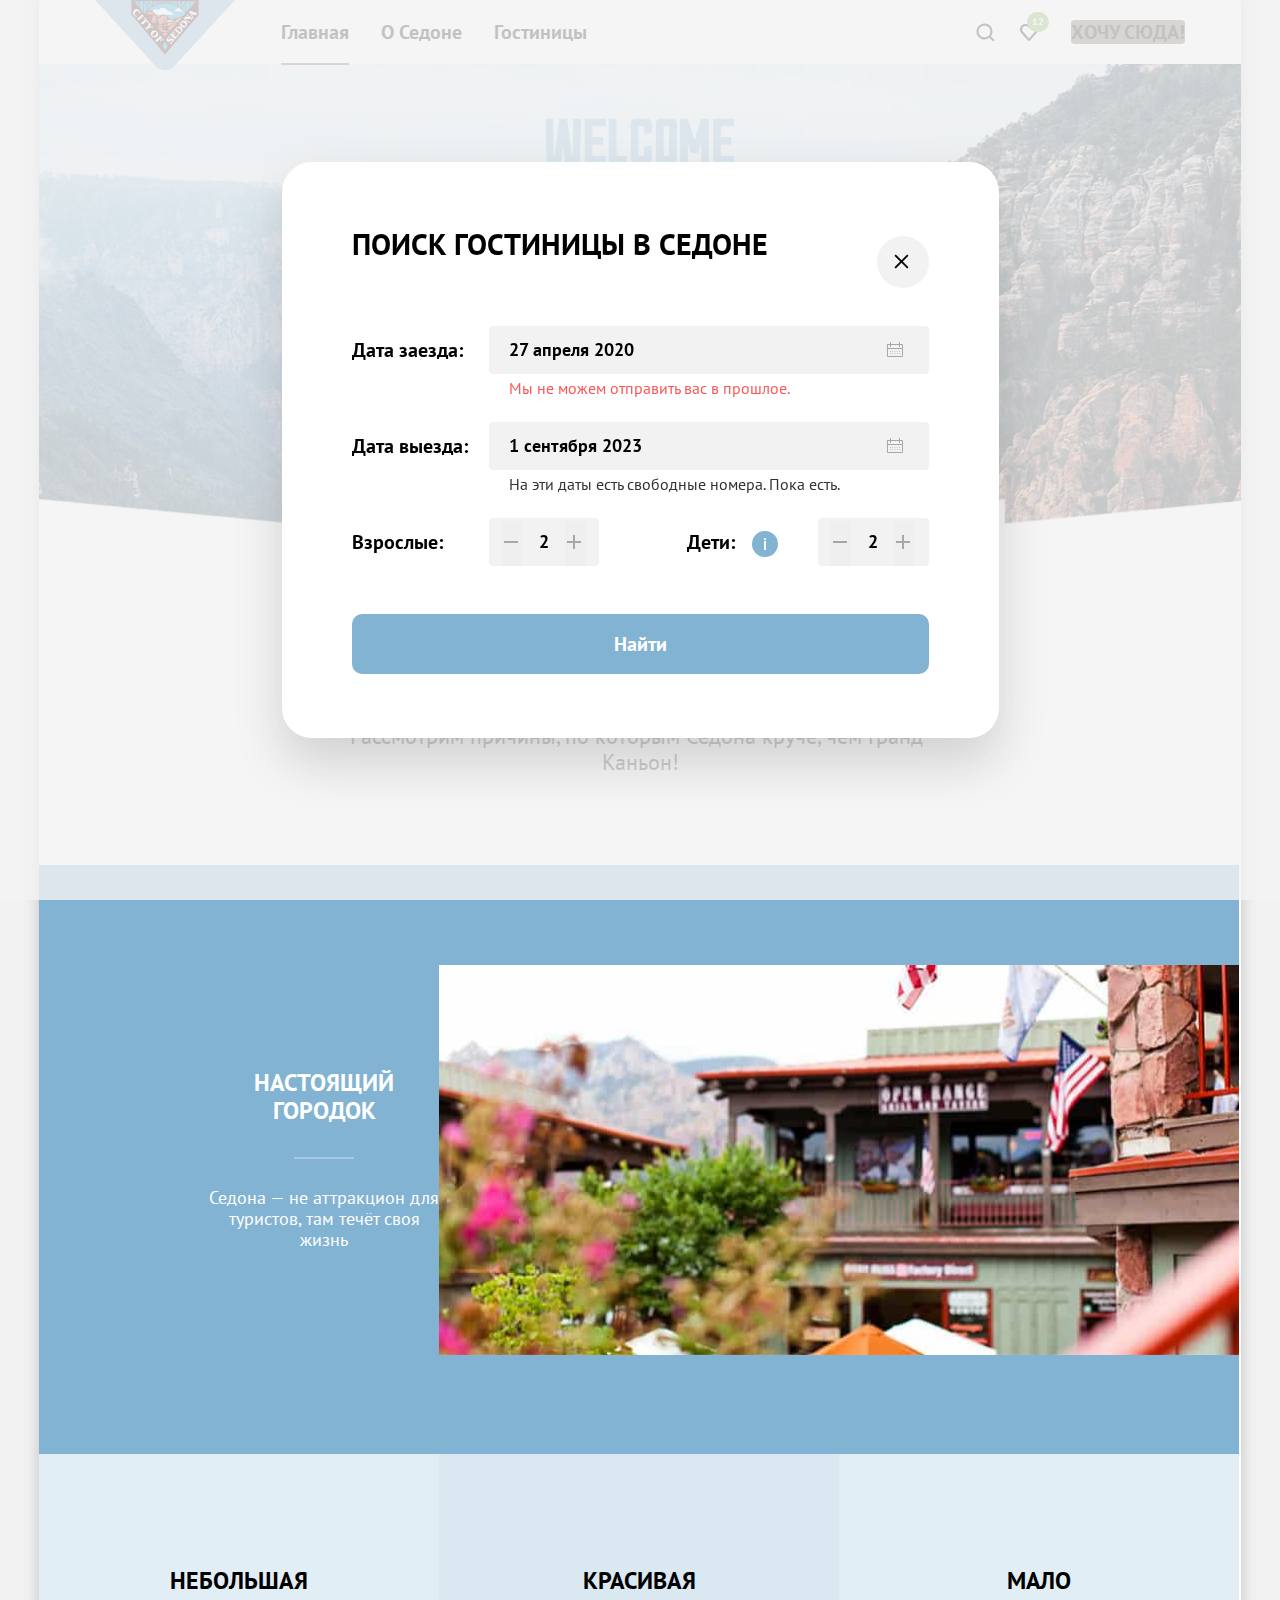
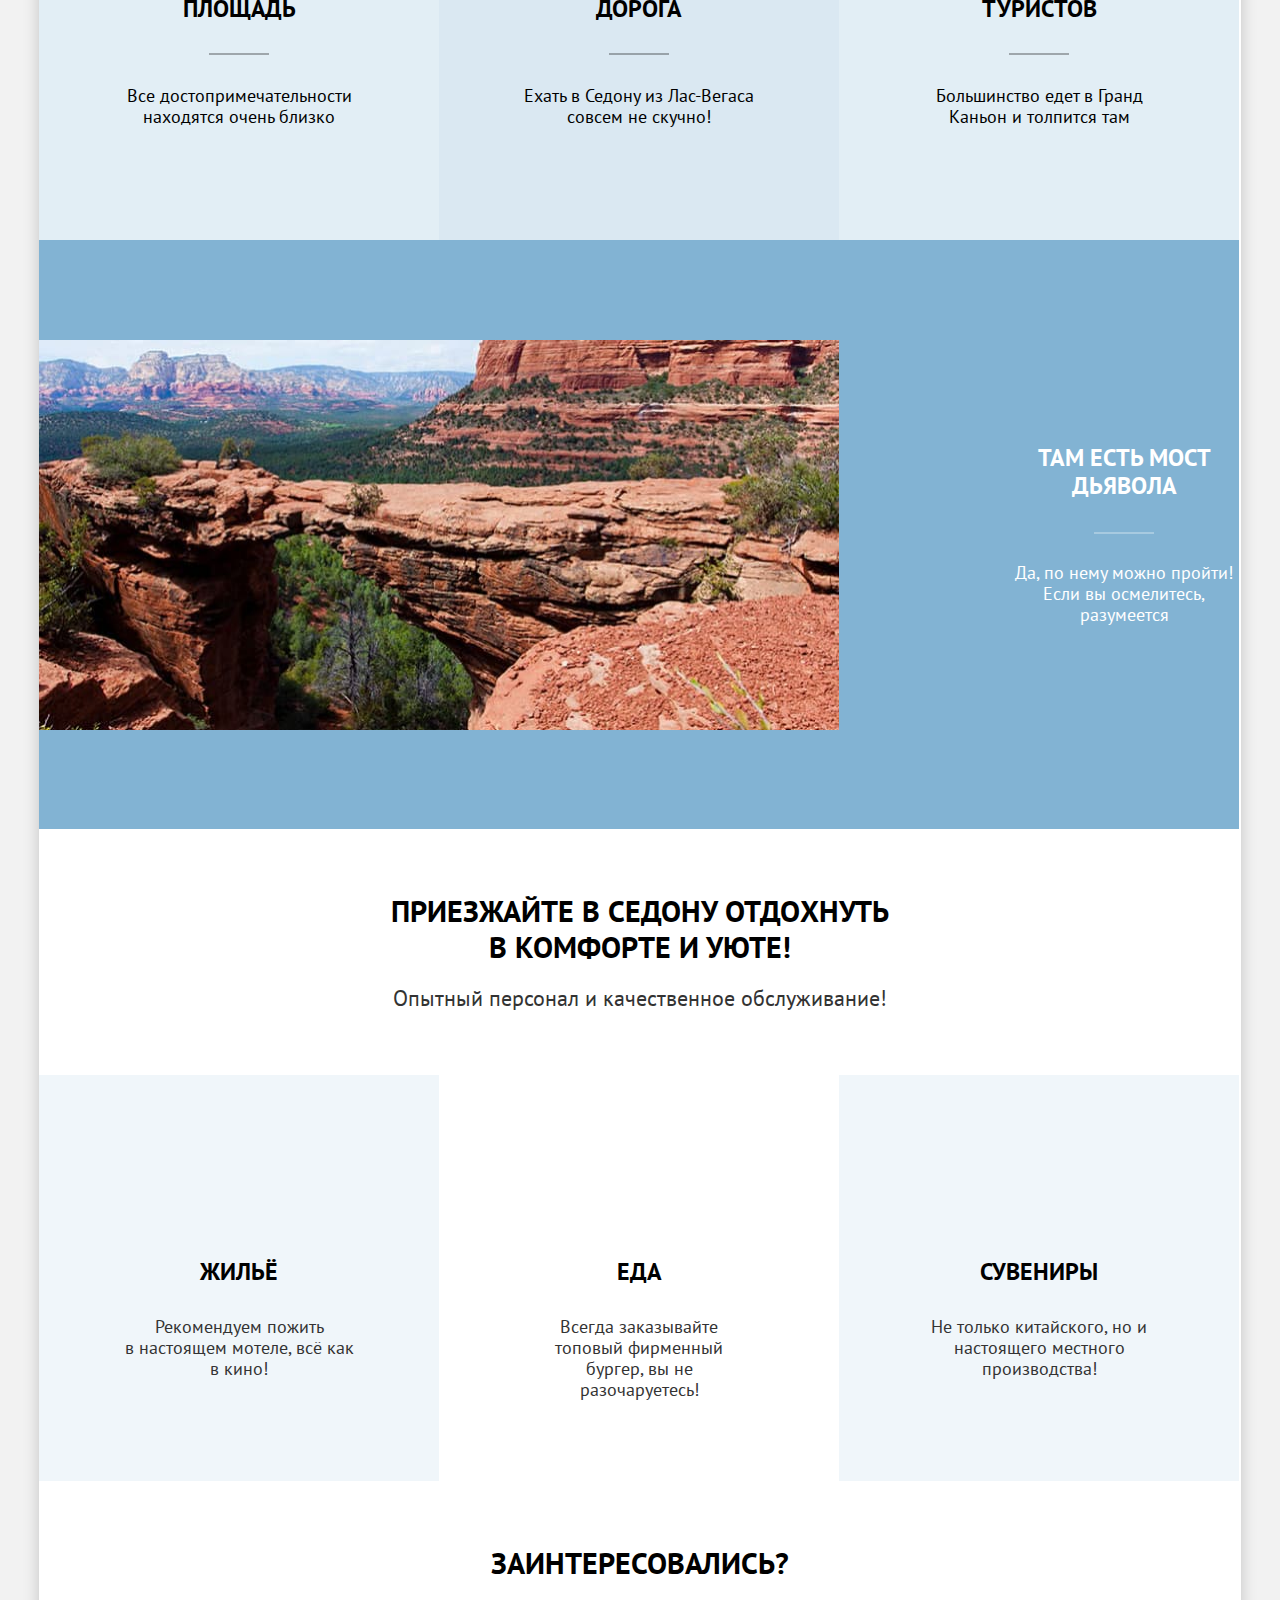
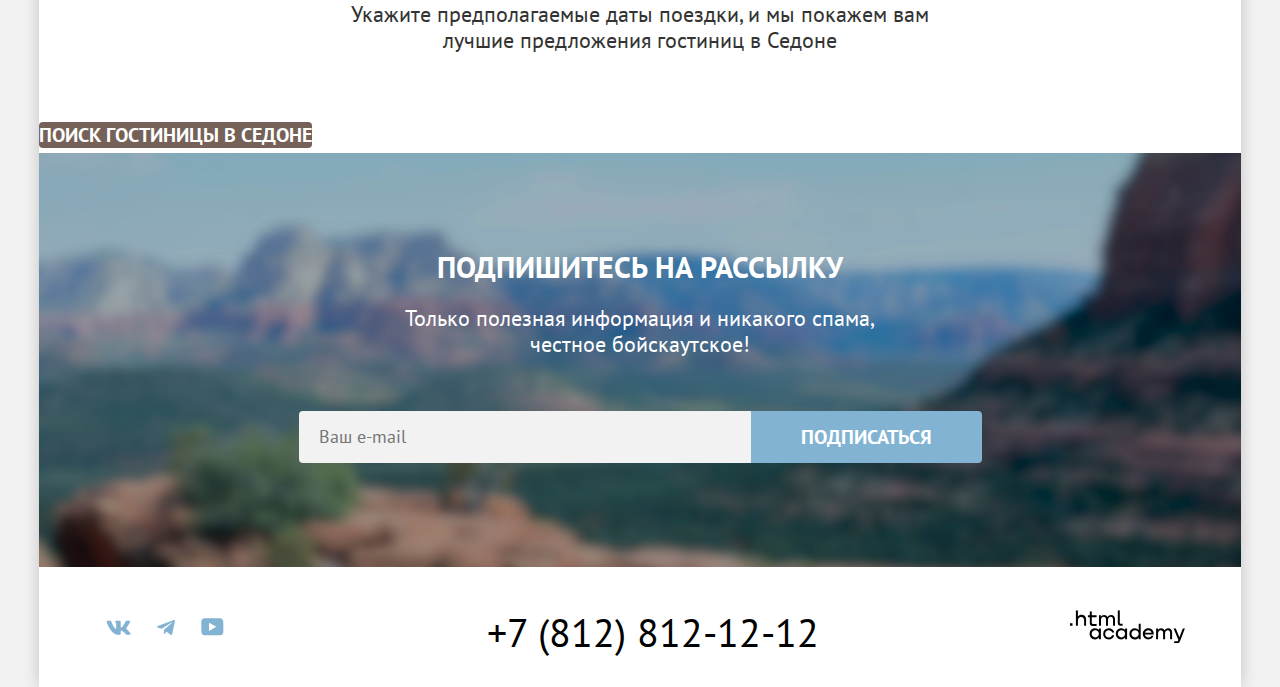
<file: modal.html>
<!DOCTYPE html>
<html lang="ru">

<head>
  <meta charset="utf-8">
  <title>Седона - небольшой городок в Аризоне</title>
  <link rel="stylesheet" href="styles/styles.css">
</head>

<body>
  <div class="page-container">
    <div class="container">
      <header class="page-header" data-test="header">
        <nav class="navigation">
          <a class="logo" href="index.html">
            <img class="logo-image" src="images/icons/logo.svg" width="140" height="70" alt="Логотип">
          </a>
          <ul class="navigation-list">
            <li class="navigation-item">
              <a class="navigation-item-link navigation-link-current" href="index.html">Главная</a>
            </li>
            <li class="navigation-item">
              <a class="navigation-item-link" href="#">О Седоне</a>
            </li>
            <li class="navigation-item">
              <a class="navigation-item-link" href="catalog.html">Гостиницы</a>
            </li>
          </ul>
          <ul class="navigation-user">
            <li class="navigation-user-item">
              <a class="navigation-user-item-link" href="#">
                <svg class="navigation-icon" aria-hidden="true" focusable="false" xmlns="http://www.w3.org/2000/svg"
                  width="20" height="20" viewBox="0 0 20 20" fill="none">
                  <path fill="currentColor"
                    d="m19.5 18-3.7-3.67c1-1.3 1.7-2.98 1.7-4.87a8 8 0 0 0-8-7.96c-4.4 0-8 3.68-8 8.06a8 8 0 0 0 12.9 6.26l3.7 3.68 1.4-1.5Zm-10-2.48a6 6 0 0 1-6-5.96 6 6 0 0 1 12 0 6 6 0 0 1-6 5.96Z" />
                </svg>
                <span class="visually-hidden">Поиск</span>
              </a>
            </li>
            <li class="navigation-user-item">
              <a class="navigation-user-item-link" href="#">
                <svg class="navigation-icon" aria-hidden="true" focusable="false" xmlns="http://www.w3.org/2000/svg"
                  width="20" height="20" fill="none" viewBox="0 0 20 20">
                  <path fill="currentColor"
                    d="M9.9 19a.9.9 0 0 1-.8-.4c-5.4-6.1-6.7-7.5-7-7.9A5.4 5.4 0 0 1 6.5 2C7.8 2 9 2.5 10 3.3a5.46 5.46 0 0 1 9 4.1c0 1.3-.5 2.5-1.3 3.4l-7 7.9c-.2.2-.4.3-.8.3Zm-6-9.5c.3.4 3.5 4 6.1 6.9l6.2-7c.5-.5.7-1.2.7-2 0-1.8-1.5-3.3-3.3-3.3-1 0-2 .5-2.7 1.3-.3.3-.6.4-.9.4-.3 0-.6-.2-.8-.4-.7-.8-1.7-1.3-2.7-1.3-1.8 0-3.3 1.5-3.3 3.3-.1.9.3 1.6.7 2.1-.1 0-.1 0 0 0Z" />
                </svg>
                <span class="visually-hidden">Избранное</span>
                <span class="navigation-user-number">12</span>
              </a>
            </li>
            <li class="navigation-user-item">
              <a class="navigation-user-item-link button" href="#"><span class="nav-basket">Хочу сюда!</span></a>
            </li>
          </ul>
        </nav>
      </header>
    </div>
    <main class="page-main" data-test="main">
      <section class="welcome" data-test="hero">
        <h1 class="visually-hidden">Седона</h1>
        <img class="welcome-image" alt="Добро пожаловать в великолепную Седону" src="images/welcome.svg" width="460"
          height="360">
      </section>
      <section class="description">
        <h2 class="description-title">Седона — небольшой городок в Аризоне, заслуживающий большего!</h2>
        <p class="description-text">Рассмотрим причины, по которым Седона круче, чем Гранд-Каньон!</p>
      </section>
      <section class="advantages" data-test="advantages">
        <div class="advantages-item-w-image">
          <div class="advantages-card-light">
            <div class="advantages-image-wrapper">
              <p class="advantages-title-light">Настоящий городок</p>
              <p class="advantages-text-light">Седона — не аттракцион для туристов, там течёт своя жизнь</p>
            </div>
          </div>
          <img class="advantages-image" alt="Домик в европейской деревне" src="images/advantages-1.jpg" width="800"
            height="390">
        </div>
        <div class="advantages-item">
          <div class="advantages-card">
            <p class="advantages-title">Небольшая площадь</p>
            <p class="advantages-text">Все достопримечательности находятся очень близко</p>
          </div>
        </div>
        <div class="advantages-item">
          <div class="advantages-card">
            <p class="advantages-title">Красивая дорога</p>
            <p class="advantages-text">Ехать в Седону из Лас-Вегаса совсем не скучно!</p>
          </div>
        </div>
        <div class="advantages-item">
          <div class="advantages-card">
            <p class="advantages-title">Мало туристов</p>
            <p class="advantages-text">Большинство едет в Гранд Каньон и толпится там</p>
          </div>
        </div>
        <div class="advantages-item-w-image">
          <img class="advantages-image" alt="Гранд-Каньон" src="images/advantages-2.jpg" width="800" height="390">
          <div class="advantages-card-light">
            <div class="advantages-image-wrapper">
              <p class="advantages-title-light">Там есть мост дьявола</p>
              <p class="advantages-text-light">Да, по нему можно пройти! Если вы осмелитесь, разумеется</p>
            </div>
          </div>
        </div>
      </section>
      <h2 class="preview">Приезжайте в Седону отдохнуть в комфорте и уюте!</h2>
      <h3 class="preview-text">Опытный персонал и качественное обслуживание!</h3>
      <section class="benefits" data-test="service">
        <div class="benefits-item">
          <div class="benefits-card benefits-first">
            <p class="benefits-title">Жильё</p>
            <p class="benefits-text">Рекомендуем пожить <br>в настоящем мотеле, всё как в кино!</p>
          </div>
        </div>
        <div class="benefits-item">
          <div class="benefits-card benefits-second">
            <p class="benefits-title">Еда</p>
            <p class="benefits-text">Всегда заказывайте топовый фирменный бургер, вы не разочаруетесь!</p>
          </div>
        </div>
        <div class="benefits-item">
          <div class="benefits-card benefits-third">
            <p class="benefits-title">Сувениры</p>
            <p class="benefits-text">Не только китайского, но и настоящего местного производства!</p>
          </div>
        </div>
      </section>
      <section class="search-promo">
        <h2 class="preview-promo">Заинтересовались?</h2>
        <h3 class="preview-text-promo">Укажите предполагаемые даты поездки, и мы покажем вам лучшие предложения гостиниц
          в
          Седоне</h3>
        <div class="search-button"><a class="search-promo-btn button" href="modal.html">Поиск гостиницы в Седоне</a>
        </div>
      </section>
      <section class="subscribe" data-test="subscribe">
        <p class="subscribe-news">Подпишитесь на рассылку</p>
        <p class="subscribe-text">Только полезная информация и никакого спама, честное бойскаутское!</p>
        <form class="subscribe-form" action="https://echo.htmlacademy.ru/" method="post">
          <label class="subscribe-label" for="email-news"></label>
          <input class="subscribe-label-input input" type="email" id="email-news" placeholder="Ваш e-mail">
          <button class="button button-light" type="submit">Подписаться</button>
        </form>
      </section>
    </main>
    <h2 class="visually-hidden">Контакты</h2>
    <footer class="page-footer" data-test="footer">
      <div class="container">
        <div class="social">
          <ul class="social-list">
            <li class="social-item">
              <a class="social-link" target="_blank" href="https://vk.com/htmlacademy"><span
                  class="visually-hidden">VK</span>
                <svg class="social-icon" aria-hidden="true" focusable="false" xmlns="http://www.w3.org/2000/svg"
                  width="25" height="15" viewBox="0 0 25 15" fill="inherit">
                  <path fill="inherit" fill-rule="evenodd"
                    d="M24.12 1.8c.16-.54 0-.94-.8-.94H20.7c-.67 0-.98.34-1.15.73 0 0-1.33 3.2-3.22 5.27-.61.6-.9.8-1.23.8-.16 0-.41-.2-.41-.75v-5.1c0-.66-.19-.95-.74-.95H9.82c-.42 0-.67.3-.67.59 0 .62.95.76 1.04 2.51v3.8c0 .83-.15.98-.48.98-.9 0-3.06-3.2-4.34-6.88-.25-.72-.5-1-1.18-1H1.57c-.75 0-.9.34-.9.73 0 .68.89 4.07 4.14 8.55 2.17 3.06 5.23 4.72 8 4.72 1.68 0 1.88-.37 1.88-1v-2.32c0-.74.16-.88.7-.88.38 0 1.05.19 2.6 1.66 1.79 1.75 2.08 2.54 3.08 2.54h2.63c.75 0 1.12-.37.9-1.1-.23-.72-1.08-1.77-2.2-3.02-.62-.71-1.54-1.48-1.82-1.86-.39-.5-.28-.71 0-1.15 0 0 3.2-4.42 3.54-5.93Z"
                    clip-rule="evenodd" />
                </svg>
              </a>
            </li>
            <li class="social-item">
              <a class="social-link" target="_blank" href="https://t.me/htmlacademy"><span
                  class="visually-hidden">TG</span>
                <svg class="social-icon" aria-hidden="true" focusable="false" xmlns="http://www.w3.org/2000/svg"
                  width="18" height="16" viewBox="0 0 18 16" fill="none">
                  <path fill="inherit"
                    d="M16.79.96.84 7.1c-1.09.44-1.08 1.05-.2 1.32l4.1 1.28 9.47-5.98c.44-.27.85-.13.52.17l-7.68 6.93-.28 4.22c.41 0 .6-.2.83-.41l1.99-1.94 4.13 3.06c.77.42 1.31.2 1.5-.71l2.72-12.8c.28-1.1-.43-1.61-1.16-1.28Z" />
                </svg>
              </a>
            </li>
            <li class="social-item">
              <a class="social-link" target="_blank" href="https://www.youtube.com/user/htmlacademyru"><span
                  class="visually-hidden">YT</span>
                <svg class="social-icon" aria-hidden="true" focusable="false" xmlns="http://www.w3.org/2000/svg"
                  width="23" height="18" viewBox="0 0 23 18" fill="none">
                  <path fill="inherit"
                    d="M18.94.36H3.51C1.65.36.33 1.95.33 3.76v10.09c0 1.91 1.32 3.5 3.18 3.5h15.65c1.64 0 3.17-1.59 3.17-3.4V3.76c-.22-1.8-1.53-3.4-3.39-3.4ZM7.99 12.89V4.82l7.34 4.04-7.34 4.03Z" />
                </svg>
              </a>
            </li>
          </ul>
          <a class="footer-contacts" href="tel:+78128121212">+7 (812) 812-12-12</a>
          <a class="address-link" target="_blank" href="https://htmlacademy.ru/intensive/htmlcss">
            <span class="visually-hidden">Сайт разработчика</span><svg class="address-link-image" aria-hidden="true"
              focusable="false" xmlns="http://www.w3.org/2000/svg" width="115" height="34" viewBox="0 0 115 34"
              fill="inherit">
              <g fill="inherit" clip-path="url(#a)">
                <path
                  d="M0 13.26v2.6h2.5v-2.6H0ZM11.6 4.86c-1.6 0-2.8.7-3.6 1.7h-.1V.36h-2v15.5h2v-5.3c0-2.1 1.3-3.6 3.3-3.6 1.8 0 2.9 1.4 2.9 3.2v5.7h2v-6.1c.1-3-1.8-4.9-4.5-4.9ZM26.6 5.16h-4.8v-3.7h-2v3.8h-1.9v2h1.9v6c0 1.7 1 2.7 2.7 2.7h4.1v-2h-3.7c-.7 0-1.1-.4-1.1-1.1v-5.7h4.8v-2ZM41.1 4.96c-1.6 0-2.9.8-3.5 2.1h-.1c-.6-1.2-1.8-2.1-3.4-2.1-1.4 0-2.5.8-3.1 1.8h-.1v-1.6H29v10.6h2v-5.4c0-2 1-3.5 2.6-3.5 1.5 0 2.4 1 2.4 2.6v6.3h2v-5.6c0-2.4 1.4-3.3 2.6-3.3 1.5 0 2.4 1 2.4 2.6v6.3h2v-6.5c.1-2.5-1.4-4.3-3.9-4.3ZM47.8 13.06c0 1.7 1 2.7 2.8 2.7h2v-2h-1.7c-.7 0-1.1-.4-1.1-1.1V.36h-2v12.7ZM28.9 20.06c-.9-1.1-2.2-1.8-3.9-1.8-3.1 0-5.4 2.3-5.4 5.6s2.3 5.6 5.4 5.6c1.8 0 3-.8 3.8-1.9h.1v1.6h2v-10.6h-2v1.5Zm-3.6 7.4c-2.2 0-3.6-1.6-3.6-3.6s1.4-3.6 3.6-3.6 3.6 1.6 3.6 3.6c0 1.9-1.4 3.6-3.6 3.6ZM44.2 22.36c-.5-2.4-2.6-4.1-5.4-4.1a5.4 5.4 0 0 0-5.6 5.6c0 3.1 2.2 5.6 5.6 5.6 2.8 0 4.9-1.8 5.4-4.2h-2.1a3.4 3.4 0 0 1-3.3 2.3c-2.2 0-3.6-1.6-3.6-3.6s1.4-3.6 3.6-3.6c1.6 0 2.8 1 3.3 2.2h2.1v-.2ZM55.1 20.06c-.9-1.1-2.2-1.8-3.9-1.8-3.1 0-5.4 2.3-5.4 5.6s2.3 5.6 5.4 5.6c1.8 0 3-.8 3.8-1.9h.1v1.6h2v-10.6h-2v1.5Zm-3.6 7.4c-2.2 0-3.6-1.6-3.6-3.6s1.4-3.6 3.6-3.6 3.6 1.6 3.6 3.6c0 1.9-1.5 3.6-3.6 3.6ZM68.7 20.16c-.9-1.1-2.2-1.9-3.9-1.9-3.1 0-5.4 2.3-5.4 5.6s2.2 5.6 5.4 5.6c1.7 0 3-.8 3.8-1.8h.1v1.5h2v-15.4h-2v6.4Zm-3.6 7.3c-2.2 0-3.6-1.6-3.6-3.6s1.4-3.6 3.6-3.6 3.6 1.6 3.6 3.6c-.1 2-1.5 3.6-3.6 3.6ZM78.3 18.26c-3.3 0-5.5 2.5-5.5 5.6 0 3 2.1 5.6 5.5 5.6 2.5 0 4.5-1.3 5.2-3.6h-2.1c-.5 1-1.6 1.6-3 1.6-1.9 0-3.3-1.3-3.4-2.9h8.8c.2-3.6-2-6.3-5.5-6.3Zm0 1.9c1.7 0 3 1 3.3 2.6h-6.5c.3-1.5 1.5-2.6 3.2-2.6ZM98.2 18.26c-1.6 0-2.9.8-3.6 2h-.1c-.6-1.2-1.8-2-3.4-2-1.4 0-2.5.7-3.1 1.8v-1.5h-1.9v10.6h2v-5.4c0-2 1-3.4 2.6-3.5 1.5 0 2.4 1 2.4 2.6v6.3h2v-5.6c0-2.4 1.4-3.3 2.6-3.3 1.5 0 2.4 1 2.4 2.6v6.3h2v-6.5c.1-2.6-1.4-4.4-3.9-4.4ZM109.4 27.36l-3.6-8.9h-2.2l4.8 11.6c-.3.9-.7 1.2-1.7 1.2h-2.5v2h2.5c1.8 0 2.8-.8 3.5-2.6l4.7-12.2h-2.1l-3.4 8.9Z" />
              </g>
              <defs>
                <clipPath id="a">
                  <path fill="#fff" d="M0 .36h115v33H0z" />
                </clipPath>
              </defs>
            </svg>
          </a>
        </div>
      </div>
    </footer>
    <div class="modal-container" data-test="modal">
      <div class="modal-search">
        <h1 class="modal-h-one">Поиск гостиницы в Седоне</h1>
        <a class="modal-close-button" href="index.html">
          <span class="visually-hidden">Закрыть модальное окно</span>
          <svg xmlns="http://www.w3.org/2000/svg" class="modal-icon" aria-hidden="true" focusable="false" width="15"
            height="15" fill="none" viewBox="0 0 15 15">
            <path fill="#000"
              d="M14.5 1.78 13.2.5 7.49 6.2 1.79.5.48 1.8l5.7 5.7-5.7 5.7 1.3 1.3 5.7-5.7 5.7 5.7 1.3-1.3-5.7-5.7 5.7-5.7Z" />
          </svg>
        </a>
        <form class="modal-form" action="https://echo.htmlacademy.ru/" method="post">
          <label class="modal-label-date-start" for="date-start">Дата заезда:</label>
          <input class="modal-input-date-start" type="text" id="date-start" value="27 апреля 2020" required>
          <svg class="input-start-icon" aria-hidden="true" focusable="false" xmlns="http://www.w3.org/2000/svg"
            width="20" height="20" fill="none" viewBox="0 0 20 20">
            <g fill="#000" opacity=".3">
              <path d="M7.75 12c.3 0 .5-.2.5-.5s-.2-.5-.5-.5-.5.2-.5.5.2.5.5.5Z" />
              <path
                d="M17 4h-2V2h-1v2H6V2H5v2H3c-.6 0-1 .4-1 1v11c0 .5.4 1 1 1h14c.5 0 1-.5 1-1V5c0-.6-.5-1-1-1Zm0 12H3V9h14v7ZM3 8V5h2v2h1V5h8v2h1V5h2v3H3Z" />
              <path
                d="M10 12c.3 0 .5-.2.5-.5s-.2-.5-.5-.5-.5.2-.5.5.2.5.5.5ZM12.25 12c.3 0 .5-.2.5-.5s-.2-.5-.5-.5-.5.2-.5.5.2.5.5.5ZM7.75 13c-.3 0-.5.2-.5.5s.2.5.5.5.5-.2.5-.5-.2-.5-.5-.5ZM5.5 12c.3 0 .5-.2.5-.5s-.2-.5-.5-.5-.5.2-.5.5.2.5.5.5ZM5.5 13c-.3 0-.5.2-.5.5s.2.5.5.5.5-.2.5-.5-.2-.5-.5-.5ZM10 13c-.3 0-.5.2-.5.5s.2.5.5.5.5-.2.5-.5-.2-.5-.5-.5ZM12.25 13c-.3 0-.5.2-.5.5s.2.5.5.5.5-.2.5-.5-.2-.5-.5-.5ZM14.5 12c.3 0 .5-.2.5-.5s-.2-.5-.5-.5-.5.2-.5.5.2.5.5.5ZM14.5 13c-.3 0-.5.2-.5.5s.2.5.5.5.5-.2.5-.5-.2-.5-.5-.5Z" />
            </g>
          </svg>
          <span class="modal-error-date-start">Мы не можем отправить вас в прошлое.</span>
          <label class="modal-label-date-end" for="date-end">Дата выезда:</label>
          <input class="modal-input-date-end" id="date-end" type="text" value="1 сентября 2023" required>
          <svg class="input-end-icon" aria-hidden="true" focusable="false" xmlns="http://www.w3.org/2000/svg" width="20"
            height="20" fill="none" viewBox="0 0 20 20">
            <g fill="#000" opacity=".3">
              <path d="M7.75 12c.3 0 .5-.2.5-.5s-.2-.5-.5-.5-.5.2-.5.5.2.5.5.5Z" />
              <path
                d="M17 4h-2V2h-1v2H6V2H5v2H3c-.6 0-1 .4-1 1v11c0 .5.4 1 1 1h14c.5 0 1-.5 1-1V5c0-.6-.5-1-1-1Zm0 12H3V9h14v7ZM3 8V5h2v2h1V5h8v2h1V5h2v3H3Z" />
              <path
                d="M10 12c.3 0 .5-.2.5-.5s-.2-.5-.5-.5-.5.2-.5.5.2.5.5.5ZM12.25 12c.3 0 .5-.2.5-.5s-.2-.5-.5-.5-.5.2-.5.5.2.5.5.5ZM7.75 13c-.3 0-.5.2-.5.5s.2.5.5.5.5-.2.5-.5-.2-.5-.5-.5ZM5.5 12c.3 0 .5-.2.5-.5s-.2-.5-.5-.5-.5.2-.5.5.2.5.5.5ZM5.5 13c-.3 0-.5.2-.5.5s.2.5.5.5.5-.2.5-.5-.2-.5-.5-.5ZM10 13c-.3 0-.5.2-.5.5s.2.5.5.5.5-.2.5-.5-.2-.5-.5-.5ZM12.25 13c-.3 0-.5.2-.5.5s.2.5.5.5.5-.2.5-.5-.2-.5-.5-.5ZM14.5 12c.3 0 .5-.2.5-.5s-.2-.5-.5-.5-.5.2-.5.5.2.5.5.5ZM14.5 13c-.3 0-.5.2-.5.5s.2.5.5.5.5-.2.5-.5-.2-.5-.5-.5Z" />
            </g>
          </svg>
          <span class="modal-error-date-end">На эти даты есть свободные номера. Пока есть.</span>
          <label class="modal-label-count-adults" for="count-adults">Взрослые:</label>
          <button class="modal-button-adults-minus" type="button"><svg class="count-adults-icon-minus"
              aria-hidden="true" focusable="false" xmlns="http://www.w3.org/2000/svg" width="20" height="20" fill="currentColor"
              viewBox="0 0 20 20">
              <path fill="currentColor" fill-opacity="inherit" d="M3 9v2h14V9H3Z" />
            </svg></button>
          <button class="modal-button-adults-plus" type="button"><svg class="count-adults-icon-plus" aria-hidden="true"
              focusable="false" xmlns="http://www.w3.org/2000/svg" width="20" height="20" fill="currentColor"
              viewBox="0 0 20 20">
              <path fill="currentColor" fill-opacity="inherit" d="M17 9h-6V3H9v6H3v2h6v6h2v-6h6V9Z" />
            </svg></button>
          <input class="modal-input-count-adults" type="number" id="count-adults" value="2" required>
          <label class="modal-label-count-children" for="count-children">Дети:</label>
          <span class="modal-tooltip">
            <button class="tooltip-toggle" type="button" aria-labelledby="tooltip-label-date">
              <svg class="tooltip-icon" aria-hidden="true" focusable="false" xmlns="http://www.w3.org/2000/svg"
                width="20" height="20" fill="none" viewBox="0 0 20 20">
                <path fill="#fff" fill-rule="evenodd" d="M9 4h2v2H9V4Zm2 12H9V7h2v9Z" clip-rule="evenodd" />
              </svg>
            </button>
            <span class="tooltip-text" role="tooltip" id="tooltip-label-date">Укажите количество детей, которые будут с
              вами, возраст которых от 6 до 18 лет. Дети до 6 лет размещаются бесплатно.</span>
          </span>
          <button class="modal-button-children-minus" type="button"><svg class="count-children-icon-minus"
              aria-hidden="true" focusable="false" xmlns="http://www.w3.org/2000/svg" width="20" height="20" fill="currentColor"
              viewBox="0 0 20 20">
              <path fill="currentColor" fill-opacity="inherit" d="M3 9v2h14V9H3Z" />
            </svg></button>
          <button class="modal-button-children-plus" type="button"><svg class="count-children-icon-plus"
              aria-hidden="true" focusable="false" xmlns="http://www.w3.org/2000/svg" width="20" height="20" fill="currentColor"
              viewBox="0 0 20 20">
              <path fill="currentColor" fill-opacity="inherit" d="M17 9h-6V3H9v6H3v2h6v6h2v-6h6V9Z" />
            </svg></button>
          <input class="modal-input-count-children" id="count-children" type="number" value="2" required>
          <button class="modal-button-search" type="submit">Найти</button>
        </form>
      </div>
    </div>
  </div>
</body>

</html>
</file>
<file: styles/styles.css>
@font-face {
  font-family: "PT Sans";
  font-style: normal;
  font-weight: 400;
  font-display: swap;
  src: url(../fonts/ptsans-400.woff2) format("woff2");
}

@font-face {
  font-family: "PT Sans";
  font-style: normal;
  font-weight: 700;
  font-display: swap;
  src: url(../fonts/ptsans-700.woff2) format("woff2");
}

html {
  height: 100%;
}

body {
  margin: 0;
  display: flex;
  flex-direction: column;
  min-height: 100%;
  font-family: "PT Sans", "Arial", sans-serif;
  font-weight: 400;
  font-size: 18px;
  line-height: 21px;
  color: #333333;
  background-color: #F2F2F2;
}

.visually-hidden {
  position: absolute;
  width: 1px;
  height: 1px;
  margin: -1px;
  padding: 0;
  border: 0;
  clip: rect(0 0 0 0);
  overflow: hidden;
}

.page-container {
  flex-grow: 1;
  background-color: #ffffff;
  min-width: 1200px;
  margin: 0 auto;
  box-shadow: 0 0 15px rgba(0, 0, 0, 0.2);
}

.container {
  width: 100%;
  max-width: 1090px;
  padding-left: 15px;
  padding-right: 15px;
  margin-left: auto;
  margin-right: auto;
}

.button {
  font-weight: 700;
  font-size: 20px;
  line-height: 36px;
  color: #ffffff;
  background-color: #756157;
  text-align: center;
  text-decoration: none;
  text-transform: uppercase;
  font-family: inherit;
  border-radius: 4px;
  cursor: pointer;
}

.input {
  background-color: #F2F2F2;
}

.page-header {
  color: #000000;
  background-color: #ffffff;
}

.logo {
  margin-bottom: -6px;
}
.logo:focus-visible {
  outline: none;
  opacity: 0.8;
}
.logo:hover {
  opacity: 0.8;
}
.logo-image {
  display: block;
}

.navigation {
  display: flex;
  max-width: 1200px;
}

.navigation-list {
  max-width: 450px;
  display: flex;
  flex-wrap: wrap;
  align-items: center;
  list-style-type: none;
  margin: 0 0 0 46px;
  padding: 0;
  column-gap: 32px;
}

.navigation-user {
  display: flex;
  flex-wrap: wrap;
  align-items: center;
  margin: 0 0 0 auto;
  padding: 0;
  list-style-type: none;
}

.navigation-item-link {
  display: block;
  padding: 20px 0;
  font-weight: 700;
  line-height: 24px;
  font-size: 20px;
  color: #000000;
  text-decoration: none;
  text-align: center;
  box-sizing: border-box;
}

.navigation-item-link:hover,
.navigation-item-link:focus-visible {
  color: #756157;
  outline: none;
}

.navigation-item-link:active {
  color: rgba(117, 97, 87, 0.3);
}

.navigation-item {
  position: relative;
}

.navigation-link-current::after {
  content: "";
  position: absolute;
  background-color: #756257;
  width: 100%;
  top: auto;
  right: 0;
  bottom: -1px;
  left: 0;
  margin: auto;
  height: 2px;
}
.navigation-link-current:hover,
.navigation-link-current:focus-visible,
.navigation-link-current:active {
  color: #000000;
  outline: none;
}
.navigation-user-item.navigation-user-button {
  display: flex;
  align-items: center;
  min-width: 44px;
  min-height: 64px;
  position: relative;
}

.navigation-user-number {
  font-family: inherit;
  font-size: 10px;
  line-height: 10px;
  text-align: center;
  color: #FFFFFF;
  background-color: #7DB54F;
  position: absolute;
  content: "";
  top: 12px;
  right: 2px;
  padding: 5px;
  border-radius: 10px;
}

.navigation-icon {
  position: absolute;
  top: 0;
  right: 0;
  bottom: 0;
  left: 0;
  margin: auto;
  fill: #000000;
}

.navigation-user-item-link:hover,
.navigation-user-item-link:focus-visible {
  color: #756157;
  outline: none;
}

.navigation-user-item-link:active {
  color: rgba(117, 97, 87, 0.3);
}

.navigation-user-item {
  display: flex;
  align-items: center;
  position: relative;
  min-width: 44px;
  min-height: 64px;
}

.navigation-user-item-link {
  display: block;
  font-weight: 700;
  line-height: 24px;
  font-size: 20px;
  color: #000000;
  text-decoration: none;
  text-align: center;
  border-radius: 4px;
  margin-left: 20px;
  box-sizing: border-box;
}
.navigation-user-button {
  font-weight: 700;
  font-size: 16px;
  line-height: 20px;
  text-decoration: none;
  text-align: center;
  border-radius: 4px;
  margin-left: 20px;
  box-sizing: border-box;
  max-width: 250px;
  padding: 8px 34px 8px 34px;

  text-transform: uppercase;
  background-color: #756157;
  color: #ffffff;
}
.navigation-user-button:hover {
  background-color: #615048;
}
.navigation-user-button:focus-visible {
  background-color: #615048;
  outline: none;
}
.navigation-user-button:active {
  color: rgba(255, 255, 255, 0.3);
  background-color: #756157;
}

.navigation-user-button:disabled {
  background-color: #E5E5E5;
}

.page-main {
  background-color: #ffffff;
  color: #000000;
}

.welcome {
  background-image: url(../images/background-hero.jpg);
  background-repeat: no-repeat;
  background-size: cover;
  background-color: #c4dae9;
  min-height: 485px;
}

.welcome-image {
  display: block;
  padding: 51px 371px 82px 371px;
  margin: 0 auto;
}

.description {
  line-height: 26px;
  font-size: 22px;
  text-align: center;
  max-width: 651px;
  padding-top: 69px;
  margin: 0 auto;
}

.description-title {
  font-weight: 700;
  line-height: 36px;
  font-size: 30px;
  text-transform: uppercase;
  text-align: center;
  margin: 0 0 25px 0;
}

.advantages-title::after {
  content: "";
  position: absolute;
  width: 60px;
  height: 2px;
  background-color: rgba(0, 0, 0, 0.3);
  top: auto;
  right: 0;
  bottom: auto;
  left: 0;
  margin: 25% auto;
}

.description-text {
  font-size: 22px;
  line-height: 26px;
  text-align: center;
  color: #333333;
  margin: 0;
  padding-bottom: 90px;
}

.advantages-item-w-image {
  background-color: #82B3D3;
  color: #ffffff;
  width: 1200px;
  display: flex;
  align-items: center;
}

.advantages {
  display: flex;
  flex-wrap: wrap;
  width: 1200px;
  background-color: rgba(131, 179, 211, 0.12);
}

.advantages-card {
  width: 230px;
  margin: 0 auto;
  position: relative;
}

.advantages-card-light {
  background-color: #82B3D3;
  width: 230px;
  position: relative;
  padding: 102px 85px;
}

.advantages-image-wrapper {
  display: flex;
  flex-wrap: wrap;
  margin: 0 auto;
  width: 230px;
  position: relative;
  padding: 102px 85px;
}

.advantages-title-light {
  font-weight: 700;
  line-height: 28px;
  font-size: 24px;
  text-align: center;
  text-transform: uppercase;
  margin: 0;
  padding: 0 0 62px 0;
}

.advantages-title-light::after {
  content: "";
  position: absolute;
  width: 60px;
  height: 2px;
  background-color: rgba(255, 255, 255, 0.3);
  top: auto;
  right: 0;
  bottom: auto;
  left: 0;
  margin: 15% auto;
}

.advantages-item {
  background-color: rgba(131, 179, 211, 0.2);
  width: 400px;
  display: flex;
  flex-wrap: wrap;
  align-items: center;
}

.advantages-item:nth-child(2n) {
  background-color: rgba(131, 179, 211, 0.12);
}

.advantages-title {
  font-weight: 700;
  line-height: 28px;
  font-size: 24px;
  text-align: center;
  text-transform: uppercase;
  margin: 0 auto;
  padding: 113px 0 62px 0;
  width: 175px;
}

.advantages-text-light {
  line-height: inherit;
  font-size: inherit;
  text-align: center;
  padding: 0;
  margin: 0;
}

.advantages-text {
  line-height: inherit;
  font-size: inherit;
  text-align: center;
  margin: 0;
  padding: 0 0 113px 0;
}

.search-promo {
  display: flex;
  flex-direction: column;
}

.preview {
  font-weight: 700;
  font-size: 30px;
  line-height: 36px;
  text-align: center;
  text-transform: uppercase;
  margin: 0 auto;
  padding: 64px 0 20px 0;
  width: 505px;
}

.preview-text {
  font-weight: 400;
  font-size: 22px;
  line-height: 26px;
  text-align: center;
  color: #333333;
  margin: 0 auto;
  padding-bottom: 64px;
  width: 505px;
}

.benefits {
  display: flex;
  flex-wrap: wrap;
  max-width: 1200px;
}

.benefits-item {
  background-color: rgba(131, 179, 211, 0.12);
  width: 400px;
  min-height: 385px;
}

.benefits-item:nth-child(2n) {
  background-color: #FFFFFF;
}

.benefits-card {
  position: relative;
  width: 230px;
  margin: 0 auto;
  display: flex;
  flex-wrap: wrap;
  flex-direction: column;
  padding-top: 183px;
}

.benefits-home::before {
  position: absolute;
  content: "";
  background-image: url(../images/icons/home.svg);
  background-repeat: no-repeat;
  transform: translateX(-50%);
  margin-top: -50%;
  left: 50%;
  width: 75px;
  height: 72px;
}
.benefits-food::before {
  position: absolute;
  content: "";
  background-image: url(../images/icons/food.svg);
  background-repeat: no-repeat;
  transform: translateX(-50%);
  margin-top: -50%;
  left: 50%;
  width: 74px;
  height: 70px;
}
.benefits-souvenirs::before {
  position: absolute;
  content: "";
  background-image: url(../images/icons/present.svg);
  background-repeat: no-repeat;
  transform: translateX(-50%);
  margin-top: -50%;
  left: 50%;
  width: 64px;
  height: 76px;
}
.benefits-title {
  font-weight: 700;
  font-size: 24px;
  line-height: 28px;
  text-align: center;
  text-transform: uppercase;
  margin: 0;
  padding: 0 0 30px 0;
  word-wrap: break-word;
  width: 230px;
}

.benefits-text {
  text-align: center;
  color: #333333;
  margin: 0;
  padding: 0 0 81px 0;
  word-wrap: break-word;
  width: 230px;
}

.preview-promo {
  font-weight: 700;
  font-size: 30px;
  line-height: 36px;
  text-align: center;
  text-transform: uppercase;
  margin: 0 auto;
  padding: 64px 0 20px 0;
  width: 592px;
}

.preview-text-promo {
  font-weight: inherit;
  font-size: 22px;
  line-height: 26px;
  text-align: center;
  color: #333333;
  margin: 0 auto;
  padding-bottom: 64px;
  width: 592px;
}
.search-promo-button {
  margin: 0 auto 96px;
  padding: 8px 50px;
  max-width: 592px;
}

.search-promo-button:hover {
  background-color: #615048;
}
.search-promo-button:focus-visible {
  background-color: #615048;
  outline: none;
}
.search-promo-button:active {
  background-color: #756157;
  color: rgba(255, 255, 255, 0.3);
}
.subscribe {
  background-image: url("../images/subscribe.png");
  background-repeat: no-repeat;
  background-size: cover;
  color: #ffffff;
  background-color: #6d8493;
}

.subscribe-news {
  text-transform: uppercase;
  font-size: 30px;
  line-height: 36px;
  font-weight: 700;
  text-align: center;
  color: #ffffff;
  padding: 96px 0 20px 0;
  width: 475px;
  margin: 0 auto;
}

.subscribe-text {
  font-weight: inherit;
  font-size: 22px;
  line-height: 26px;
  text-align: center;
  color: #ffffff;
  padding: 0 0 54px 0;
  width: 475px;
  margin: 0 auto;
}

.subscribe-form {
  display: flex;
  justify-content: center;
  padding-bottom: 104px;
}

.subscribe-label {
  font-weight: 700;
  font-size: 20px;
  line-height: 36px;
  text-align: center;
}

.subscribe-label-input {
  font-weight: 400;
  font-size: 18px;
  line-height: 24px;
  color: #000000;
  font-family: inherit;
  padding: 14px 0 14px 20px;
  width: 452px;
  border-top-left-radius: 4px;
  border-bottom-left-radius: 4px;
  border: none;
  box-sizing: border-box;
}

.subscribe-label-input:hover,
.subscribe-label-input:focus-visible,
.subscribe-label-input:active {
  outline: 3px solid #68A2CA;
}

.button-light {
  color: #ffffff;
  background-color: #82B3D3;
  padding: 8px 50px;
  border-radius: 0 4px 4px 0;
  border: none;
}

.button-light:hover,
.button-light:focus-visible {
  background-color: #68A2CA;
  outline: none;
}

.button-light:active {
  background-color: #82B3D3;
  color: rgba(255, 255, 255, 0.3);
}

.page-footer {
  background-color: #ffffff;
  color: #000000;
}

.social {
  display: flex;
  justify-content: space-between;
  align-items: center;
}

.social-list {
  display: flex;
  list-style-type: none;
  margin: 0;
  padding: 0;
}

.social-item {
  min-width: 47px;
  min-height: 40px;
  position: relative;
}

.social-link {
  color: #83B3D3;
}
.social-link:focus-visible {
  fill: #68A2CA;
  stroke: #68A2CA;
}
.social-icon {
  position: absolute;
  content: "";
  top: 0;
  right: 0;
  bottom: 0;
  left: 0;
  margin: auto;
  fill: #83B3D3;
}

.social-icon:hover,
.social-icon:focus-visible {
  fill: #68A2CA;
}

.social-icon:active {
  fill: rgba(104, 162, 202, 0.3);
}

.footer-contacts {
  font-size: 40px;
  line-height: 40px;
  text-align: center;
  text-decoration: none;
  color: inherit;
  margin: 0;
  padding-top: 45px;
  padding-bottom: 35px;
}

.footer-contacts:hover,
.footer-contacts:focus-visible {
  color: #756157;
  outline: none;
}

.footer-contacts:active {
  color: rgba(117, 97, 87, 0.3);
}

.address-link {
  margin: 0;
  padding: 0;
}
.address-link:focus-visible {
  outline: none;
  fill: #756157;
}
.address-link-image:hover,
.address-link-image:focus-visible {
  fill: #756157;
}
.address-link-image:active {
  fill: rgba(117, 97, 87, 0.3);
}

.address-link-image {
  display: block;
}

/* Catalog */

.row {
  background-image: url("../images/filter-background.jpg");
  background-size: cover;
  background-repeat: no-repeat;
  background-color: #45677e;
  padding: 0;
}

.row-h-first {
  font-size: 60px;
  font-weight: 700;
  line-height: 78px;
  text-align: left;
  color: #ffffff;
  padding-top: 35px;
  margin: 0;
}

.breadcrumbs {
  color: #ffffff;
}

.breadcrumbs-list {
  display: flex;
  max-width: 1060px;
  flex-wrap: wrap;
  list-style-type: none;
  padding: 0;
  margin: 0;
}

.breadcrumbs-item {
  padding: 0 0 0 28px;
}
.breadcrumbs-item:not(:first-child) {
  background-image: url(../images/icons/arrow.svg);
  background-repeat: no-repeat;
  background-position: center left 10px;
}
.breadcrumbs-child:hover {
  opacity: 0.6;
}
.breadcrumbs-child:focus-visible {
  outline: none;
  opacity: 0.6;
}
.breadcrumbs-child:active {
  opacity: 0.4;
}
.breadcrumbs-item:nth-child(1) {
  padding: 0;
}
.row-form {
  display: flex;
  flex-wrap: wrap;
}

.row-group {
  margin-top: 40px;
  margin-right: 70px;
  margin-bottom: 73px;
  padding: 0;
  border: none;
}

.row-group-name {
  font-weight: 700;
  font-size: 20px;
  line-height: 24px;
  color: #ffffff;
  margin-bottom: 24px;
  word-wrap: break-word;
  max-width: 150px;
}
.price-input-left, .price-input-right {
  border: none;
  padding: 12px 20px;
  font-family: inherit;
  font-weight: 700;
  font-size: 18px;
  line-height: 24px;
}
.price-input-left::-webkit-outer-spin-button,
.price-input-left::-webkit-inner-spin-button {
  appearance: none;
  margin: 0;
}
.price-input-right::-webkit-outer-spin-button,
.price-input-right::-webkit-inner-spin-button {
  appearance: none;
  margin: 0;
}
.price-input-left:hover,
.price-input-right:hover {
  background-color: #E6E6E6;
  cursor: pointer;
}
.price-input-left:focus-visible,
.price-input-right:focus-visible {
  outline: 3px solid #83B3D3;
}
.price-input-left:active,
.price-input-right:active {
  box-shadow: 0 7px 15px rgba(0, 0, 0, 0.4);
  outline: 2px solid #83B3D3;
}
.price-input-left {
  border-top-left-radius: 4px;
  border-bottom-left-radius: 4px;
  width: 143px;
  box-sizing: border-box;
  position: relative;
}
.price-input-right {
  border-top-right-radius: 4px;
  border-bottom-right-radius: 4px;
  width: 143px;
  box-sizing: border-box;
}
.price-label-left {
  position: absolute;
  content: "";
  font-family: inherit;
  font-weight: inherit;
  font-size: inherit;
  line-height: 24px;
  color: #000000;
  opacity: 0.4;
  bottom: 12px;
  left: 105px;
  z-index: 1;
  width: 17px;
  height: 24px;
}
.price-label-right {
  font-family: inherit;
  font-weight: inherit;
  font-size: inherit;
  line-height: 24px;
  color: #000000;
  opacity: 0.4;
  position: absolute;
  content: "";
  z-index: 1;
  bottom: 12px;
  left: 249px;
  width: 20px;
  height: 24px;
}
.range-input-wrapper {
  display: flex;
  flex-wrap: wrap;
  width: 288px;
  column-gap: 2px;
  margin-bottom: 36px;
  position: relative;
}
.range-content {
  position: relative;
  height: 4px;
  background-color: rgba(255, 255, 255, 0.3);
  width: 100%;
}
.range-slider {
  height: 4px;
  background-color: #ffffff;
  width: 226px;
}
.range-button {
  width: 20px;
  height: 20px;
  border-radius: 5px;
  background-color: #FFFFFF;
  border: none;
}
.range-button:hover {
  box-shadow: 0 4px 10px rgba(0, 0, 0, 0.25);
  cursor: pointer;
}
.range-button:focus-visible {
  box-shadow: 0 4px 10px rgba(0, 0, 0, 0.25);
  outline: 3px solid #83B3D3;
}
.range-button:active {
  box-shadow: 0 7px 15px rgba(0, 0, 0, 0.4);
  outline: 2px solid #83B3D3;
}
.button-min {
  position: absolute;
  content: "";
}
.button-max {
  position: absolute;
  content: "";
}
.checkbox {
  list-style-type: none;
  padding: 0;
  margin: 0;
}

.checkbox-item:not(:last-child) {
  padding-bottom: 16px;
}
.checkbox-label {
  position: relative;
  display: block;
  padding-left: 36px;
  transition: opacity 0.1s;
  word-wrap: break-word;
  max-width: 150px;
}
.checkbox-label:hover {
  opacity: 0.7;
  cursor: pointer;
}
.checkbox-label:active {
  opacity: 0.2;
}
.checkbox-mark {
  position: absolute;
  content: "";
  width: 20px;
  height: 20px;
  border-radius: 4px;
  background-color: #FFFFFF;
  top: 0;
  left: 0;
}

.checkbox-input[type="checkbox"]:checked + .checkbox-mark::before {
  position: absolute;
  content: "";
  top: 0;
  bottom: -45%;
  left: 25%;
  right: 0;
  margin: auto;
  color: #3F5E72;
  width: 20px;
  height: 20px;
  background-image: url(../images/icons/checkbox.svg);
  background-repeat: no-repeat;
}
.checkbox-input[type="radio"] + .checkbox-mark {
  border-radius: 50%;
}

.checkbox-input[type="radio"] + .checkbox-mark:focus-visible {
  outline: 3px solid #83B3D3;
}
.checkbox-input[type="radio"]:checked + .checkbox-mark::before {
  position: absolute;
  content: "";
  width: 10px;
  height: 10px;
  top: 5px;
  left: 5px;
  border-radius: 50%;
  background-color: #3F5E72;
}
.checkbox-input:focus-visible + .checkbox-mark {
  outline: 3px solid #83B3D3;
}
.checkbox-name {
  font-weight: 400;
  font-size: 18px;
  line-height: 23px;
  font-family: inherit;
  color: #ffffff;
}
.price {
  margin: 40px 0 70px 0;
  border: none;
}

.price-label {
  font-weight: 700;
  font-size: 18px;
  line-height: 24px;
  color: #000000;
  background-color: #F2F2F2;
  font-family: inherit;
}

.button-apply {
  font-weight: 700;
  font-size: 16px;
  line-height: 20px;
  text-align: center;
  color: #ffffff;
  background-color: #82B3D3;
  font-family: inherit;
  margin-bottom: 32px;
  padding: 8px 50px;
  border-radius: 4px;
  border: none;
  word-wrap: break-word;
  max-width: 200px;
}
.button-apply:hover,
.button-apply:focus-visible {
  background-color: #68A2CA;
  outline: none;
}
.button-apply:active {
  color: rgba(255, 255, 255, 0.3);
}
.button-reset {
  font-weight: 700;
  font-size: 16px;
  line-height: 20px;
  text-align: center;
  color: #ffffff;
  background-color: inherit;
  padding: 8px 50px;
  border: none;
  word-wrap: break-word;
  max-width: 200px;
}
.button-reset:hover {
  opacity: 0.4;
}
.button-reset:focus-visible {
  outline: 3px solid #83B3D3;
  border-radius: 4px;
}
.button-reset:active {
  opacity: 0.2;
}
.price-button {
  display: flex;
  flex-direction: column;
  margin-left: 70px;
  margin-top: 96px;
}

.view-icon {
  padding: 17px 16px;
  outline: 2px solid #E5E5E5;
  border-radius: 4px;
}
.search-result {
  font-weight: 700;
  font-size: 30px;
  line-height: 36px;
  color: #000000;
  background-color: #ffffff;
  text-transform: uppercase;
  margin: 6px 0 6px 0;
  width: 400px;
}

.catalog-header {
  display: flex;
  flex-wrap: wrap;
  padding: 50px 0 40px 0;
  margin-left: auto;
}

.select {
  font-weight: 400;
  font-size: 18px;
  line-height: 21px;
  color: #333333;
  margin: 0 70px 0 auto;
  padding: 14px 0 14px 20px;
  width: 292px;
  height: min-content;
  border: 2px solid #E5E5E5;
  border-radius: 4px;
}
.select:hover {
  outline: 2px solid #68A2CA;
  border-radius: 4px;
  cursor: pointer;
}
.select:focus-visible {
  outline: 2px solid #68A2CA;
  border-radius: 4px;
}
.select:disabled {
  opacity: 0.3;
}
.select-view {
  display: flex;
  flex-wrap: wrap;
  max-width: 160px;
  gap: 8px;
}
.button-view {
  width: 48px;
  height: 48px;
  border-radius: 4px;
  box-sizing: border-box;
}
.button-dark {
  outline: 2px solid #000000;
}
.button-view:hover {
  outline: 2px solid #000000;
}
.button-view:focus-visible {
  outline: 2px solid #83B3D3;
}
.button-view:active {
  outline: 2px solid #000000;
}
.catalog-list {
  display: grid;
  grid-template-columns: repeat(3, 340px);
  gap: 20px;
  list-style-type: none;
  margin: 0 auto 40px auto;
  padding: 0 0 39px 0;
  border-bottom: 1px solid #E6E6E6;
}

.catalog-item {
  padding: 20px;
  gap: 16px 20px;
  width: 300px;
  display: grid;
  grid-template-columns: repeat(2, 1fr);
  grid-template-rows: 212px min-content min-content min-content min-content min-content;
  border: 1px solid #E6E6E6;
  border-radius: 4px;
}

.catalog-link-image {
  grid-column: 1/-1;
  grid-row: 1/3;
  text-decoration: none;
}
.catalog-link-image:hover,
.catalog-link-image:focus-visible  {
  opacity: 0.8;
}
.catalog-link-image:active {
  opacity: 0.3;
}
.catalog-link-name {
  grid-column: 1/-1;
  grid-row: 2/3;
  cursor: pointer;
}
.catalog-link-name:hover,
.catalog-link-name:focus-visible {
  opacity: 0.6;
}
.catalog-link-name:active {
  opacity: 0.3;
}
.catalog-link:focus-visible {
  outline: none;
}
.catalog-name {
  margin: 0;
  font-weight: 700;
  font-size: 24px;
  line-height: 28px;
  color: #000000;
  background-color: #ffffff;
  text-decoration: none;
  grid-column: 1/-1;
}

.catalog-type {
  font-weight: 400;
  font-size: 18px;
  line-height: 21px;
  color: #333333;
  background-color: #ffffff;
  grid-column: 1/3;
  grid-row: 4/5;
  margin: 0;
}

.catalog-price {
  font-weight: 400;
  font-size: 18px;
  line-height: 21px;
  color: #333333;
  background-color: #ffffff;
  text-align: right;
  grid-column: 2/3;
  grid-row: 4/5;
  margin: 0;
}

.button-card-more {
  display: flex;
  grid-column: 1/2;
  grid-row: 5/6;
  font-family: inherit;
  font-size: 16px;
  font-weight: 700;
  line-height: 20px;
  text-align: center;
  align-items: center;
  justify-content: center;
  padding: 8px 26px;
}
.button-card-more:hover,
.button-card-more:focus-visible {
  background-color: #615048;
  outline: none;
}
.button-card-more:active {
  background-color: #756157;
  color: rgba(255, 255, 255, 0.3);
}
.button-card {
  background-color: #82B3D3;
  font-weight: 700;
  font-size: 16px;
  line-height: 20px;
  text-align: center;
  text-transform: uppercase;
  color: #ffffff;
  grid-column: 2/3;
  grid-row: 5/6;
  border: none;
  padding: 8px 20px;
}
.button-card:hover,
.button-card:focus-visible {
  background-color: #68A2CA;
  outline: none;
}
.button-card:active {
  background-color: #82B3D3;
  color: rgba(255, 255, 255, 0.3);
}
.button-card-liked {
  background-color: #7DB54F;
  padding: 8px 18px;
}
.button-card-liked:hover,
.button-card-liked:focus-visible {
  background-color: #6C9E42;
  outline: none;
}
.button-card-liked:active {
  color: rgba(255, 255, 255, 0.3);
  background-color: #7DB54F;
}
.card-stars {
  display: flex;
  align-items: center;
  justify-content: space-between;
  background: url(../images/star.svg) 0 0 / 18px space;
  height: 17px;
  grid-row: 6/7;
}

.four-stars {
  max-width: 107px;
}

.three-stars {
  max-width: 67px;
}

.two-stars {
  max-width: 41px;
}

.catalog-rating-text {
  font-weight: 400;
  font-size: 16px;
  line-height: 20px;
  text-align: center;
  color: #333333;
  background-color: #ffffff;
  text-transform: uppercase;
  grid-column: 2/3;
  grid-row: 6/7;
  margin: 0;
}

.pagination {
  font-weight: 700;
  font-size: 20px;
  line-height: 26px;
  text-align: left;
}

.pagination-list {
  display: flex;
  padding: 0;
  list-style-type: none;
  margin: 0 0 60px 0;
  flex-wrap: wrap;
  gap: 8px;
  min-height: 60px;
}

.pagination-item-active {
  color: #000000;
  background-color: #F2F2F2;
  border-radius: 4px;
  display: flex;
  align-items: center;
}

.pagination-item {
  color: #ffffff;
  background-color: #82B3D3;
  border-radius: 4px;
  display: flex;
  align-items: center;
  box-sizing: border-box;
  min-width: 60px;
  min-height: 60px;
}
.pagination-item-more {
  color: #000000;
  background-color: #FFFFFF;
  display: flex;
  align-items: center;
  box-sizing: border-box;
  min-width: 60px;
  min-height: 60px;
}
.pagination-link-more {
  display: flex;
  align-items: center;
  text-decoration: none;
  color: #000000;
  padding: 0 22px;
  min-height: 60px;
}
.pagination-link {
  display: flex;
  align-items: center;
  text-decoration: none;
  color: #ffffff;
  padding: 0px 24px;
  min-height: 60px;
}
.pagination-link:hover,
.pagination-link:focus-visible {
  background-color: #68A2CA;
  border-radius: 4px;
  outline: none;
}
.pagination-link:active {
  opacity: 0.5;
  background-color: #82B3D3;
}
.pagination-link-active {
  text-decoration: none;
  color: #000000;
  padding: 12px 24px;
}

.subscribe-light {
  background-color: #ffffff;
  margin: 0 auto;
}

.subscribe-input-light {
  font-family: inherit;
  font-size: inherit;
  font-weight: inherit;
  line-height: 24px;
  text-align: left;
  color: #000000;
  margin: 0;
  padding: 14px 0 14px 20px;
  width: 452px;
  border-top-left-radius: 4px;
  border-bottom-left-radius: 4px;
  border: none;
}
.subscribe-input-light:hover,
.subscribe-input-light:focus-visible,
.subscribe-input-light:active {
  outline: 3px solid #68A2CA;
}
.subscribe-text-light {
  font-size: 22px;
  line-height: 26px;
  text-align: center;
  width: 475px;
  margin: 0 auto;
  padding: 20px 0 54px 0;
}

.subscribe-news-light {
  font-size: 30px;
  font-weight: 700;
  line-height: 36px;
  text-align: center;
  color: #000000;
  text-transform: uppercase;
  padding: 96px 0 0 0;
  margin: 0 auto;
  width: 404px;
}
.modal-container {
  position: fixed;
  top: 0;
  left: 0;
  display: flex;
  width: 100%;
  height: 100%;
  background-color: rgba(242, 242, 242, 0.8);
}
.modal-container-close {
  display: none;
}
.modal-search {
  width: 717px;
  position: relative;
  margin: auto;
  padding: 64px 70px;
  background-color: #FFFFFF;
  box-sizing: border-box;
  box-shadow: 0 25px 50px rgba(0, 0, 0, 0.15);
  border-radius: 30px;
}
.modal-h-one {
  margin: 0 0 64px 0;
  font-family: inherit;
  font-weight: 700;
  font-size: 30px;
  line-height: 36px;
  color: #000000;
  text-transform: uppercase;
  max-width: 543px;
}
.modal-close-button {
  background-color: #F2F2F2;
  border-radius: 50%;
  border: none;
  position: absolute;
  content: "";
  width: 52px;
  height: 52px;
  top: 74px;
  right: 70px;
  cursor: pointer;
}
.modal-icon {
  position: absolute;
  top: 35%;
  right: 38%;
}
.modal-close-button:hover {
  background-color: #E6E6E6;
}
.modal-close-button:focus-visible {
  outline: 3px solid #83B3D3;
}
.modal-close-button:active {
  opacity: 0.5;
}
.modal-form {
  display: grid;
  grid-template-columns: 137px 198px 131px 111px;
  grid-template-rows: 48px 48px 48px 48px 48px 48px 60px;
  position: relative;
}
.modal-form input:hover {
  background-color: #E6E6E6;
}
.modal-form input:focus-visible {
  outline: 3px solid #83B3D3;
  background-color: #E6E6E6;
}
.modal-label-date-start {
  grid-row: 1/2;
}
.input-start-icon {
  position: absolute;
  content: "";
  top: 4%;
  right: 4%;
}
.modal-input-date-start {
  grid-column: 2/5;
  color: #000000;
  font-family: inherit;
  font-weight: 700;
  font-size: 18px;
  line-height: 24px;
  border: none;
  background-color: #F2F2F2;
  border-radius: 4px;
  padding-left: 20px;
}
.modal-error-date-start {
  display: inline-block;
  padding-left: 20px;
  grid-column: 2/5;
  text-align: left;
  font-family: inherit;
  color: #FF5757;
  font-weight: 400;
  font-size: 16px;
  line-height: 21px;
  word-break: break-all;
  padding-top: 4px;
}
.modal-label-date-end {
  grid-row: 3/4;
}
.input-end-icon {
  position: absolute;
  content: "";
  top: 31.5%;
  right: 4%;
}
.modal-input-date-end {
  grid-column: 2/5;
  color: #000000;
  font-family: inherit;
  font-weight: 700;
  font-size: 18px;
  line-height: 24px;
  border: none;
  background-color: #F2F2F2;
  border-radius: 4px;
  padding-left: 20px;
}
.modal-error-date-end {
  display: inline-block;
  padding-left: 20px;
  grid-column: 2/5;
  grid-row: 4/5;
  text-align: left;
  font-family: inherit;
  color: #333333;
  font-weight: 400;
  font-size: 16px;
  line-height: 21px;
  word-break: break-all;
  padding-top: 4px;
}
.modal-label-count-adults {
  grid-row: 5/6;
}
.modal-input-count-adults {
  position: relative;
  grid-column: 2/3;
  grid-row: 5/6;
  margin-right: 88px;
  color: #000000;
  font-family: inherit;
  font-weight: 700;
  font-size: 18px;
  line-height: 20px;
  text-align: center;
  border: none;
  background-color: #F2F2F2;
  border-radius: 4px;
}
.modal-button-children-minus:hover,
.modal-button-children-plus:hover,
.modal-button-adults-minus:hover,
.modal-button-adults-plus:hover {
  color: #000000;
  cursor: pointer;
}
.modal-button-adults-minus {
  position: absolute;
  content: "";
  left: 26%;
  top: 56%;
  z-index: 1;
  border: none;
  width: 20px;
  height: 13%;
}
.count-adults-icon-minus {
  position: absolute;
  content: "";
  left: -1px;
  top: 24%;
  z-index: 1;
  fill-opacity: 0.3;
}
.count-adults-icon-minus:hover {
  color: #000000;
  fill-opacity: 1;
}
.modal-button-adults-minus:focus-visible {
  outline: 3px solid #82B3D3;
  border-radius: 4px;
}
.count-adults-icon-minus:active {
  fill-opacity: 0.3;
}
.modal-button-children-plus {
  position: absolute;
  content: "";
  left: 94%;
  top: 56%;
  z-index: 1;
  width: 20px;
  height: 13%;
  border: none;
}
.count-adults-icon-plus {
  position: absolute;
  content: "";
  z-index: 1;
  top: 24%;
  left: -1px;
  fill-opacity: 0.3;
}
.count-adults-icon-plus:hover {
  color: #000000;
  fill-opacity: 1;
}
.modal-button-adults-plus:focus-visible {
  outline: 3px solid #82B3D3;
  border-radius: 4px;
}
.count-adults-icon-plus:active {
  fill-opacity: 0.3;
}
.modal-label-count-children {
  grid-row: 5/6;
  position: relative;
}
.modal-button-children-minus {
  position: absolute;
  content: "";
  top: 56%;
  right: 13.5%;
  z-index: 1;
  border: none;
  width: 20px;
  height: 13%;
}
.count-children-icon-minus {
  position: absolute;
  content: "";
  left: -1px;
  top: 24%;
  z-index: 1;
  fill-opacity: 0.3;
}
.count-children-icon-minus:hover {
  color: #000000;
  fill-opacity: 1;
}
.modal-button-children-minus:focus-visible {
  outline: 3px solid #82B3D3;
  border-radius: 4px;
}
.count-children-icon-minus:active {
  fill-opacity: 0.3;
}
.modal-button-adults-plus {
  left: 37%;
  bottom: 31%;
  position: absolute;
  content: "";
  z-index: 1;
  border: none;
  width: 20px;
  height: 13%;
}
.count-children-icon-plus {
  position: absolute;
  content: "";
  left: -1px;
  top: 24%;
  fill-opacity: 0.3;
  z-index: 1;
}
.modal-input-count-children {
  grid-column: 4/5;
  grid-row: 5/6;
  color: #000000;
  font-family: inherit;
  font-weight: 700;
  font-size: 18px;
  line-height: 20px;
  text-align: center;
  border: none;
  background-color: #F2F2F2;
  border-radius: 4px;
}
.count-children-icon-plus:hover {
  color: #000000;
  fill-opacity: 1;
}
.modal-button-children-plus:focus-visible {
  outline: 3px solid #82B3D3;
  border-radius: 4px;
}
.count-children-icon-plus:active {
  fill-opacity: 0.3;
}

.tooltip-toggle {
  width: 26px;
  height: 26px;
  background-color: #83B3D3;
  display: block;
  margin: 0 0 15px 0;
  padding: 0;
  border: none;
  border-radius: 50%;
  right: 50%;
  position: absolute;
  content: "";
  top: -33%;
}
.tooltip-icon {
  position: absolute;
  content: "";
  top: 12%;
  left: 11%;
}

.modal-tooltip {
  position: absolute;
  content: "";
  bottom: 41%;
  left: 74%;
}
.tooltip-text {
  display: none;
  box-sizing: border-box;
  background-color: #333333;
  color: #FFFFFF;
  font-family: inherit;
  font-weight: 400;
  font-size: 16px;
  line-height: 20px;
  padding: 15px 18px 18px 22px;
  border-radius: 10px;
  box-shadow: 0 15px 30px rgba(0, 0, 0, 0.3);
  width: 256px;
  position: absolute;
  bottom: -190px;
  right: -115px;
}
.tooltip-text::before {
  position: absolute;
  content: "";
  width: 19px;
  height: 9px;
  background-image: url(../images/icons/tooltip-triangle.svg);
  background-repeat: no-repeat;
  z-index: 1;
  top: -6%;
  right: 46%;
}
.tooltip-toggle:hover + .tooltip-text {
  display: block;
}
.tooltip-toggle:focus-visible {
  outline: none;
}
.modal-button-search {
  background-color: #83B3D3;
  border-radius: 10px;
  border: none;
  color: #FFFFFF;
  font-family: inherit;
  font-weight: 700;
  font-size: 20px;
  line-height: 24px;
  text-align: center;
  grid-column: 1/5;
  grid-row: 7/8;
  cursor: pointer;
}
.modal-button-search:hover,
.modal-button-search:focus-visible {
  background-color: #68A2CA;
  outline: none;
}
.modal-button-search:active {
  color: rgba(255, 255, 255, 0.3);
  background-color: #68A2CA;
}
.modal-form label {
  color: #000000;
  font-family: inherit;
  font-weight: 700;
  font-size: 20px;
  line-height: 24px;
  word-break: break-all;
  align-self: center;
  padding-right: 18px;
}
.modal-input-count-adults::-webkit-outer-spin-button,
.modal-input-count-adults::-webkit-inner-spin-button {
  appearance: none;
  margin: 0;
}
.modal-input-count-children::-webkit-outer-spin-button,
.modal-input-count-children::-webkit-inner-spin-button {
  appearance: none;
  margin: 0;
}
input[type='number'] {
  -moz-appearance: textfield;
}
</file>
